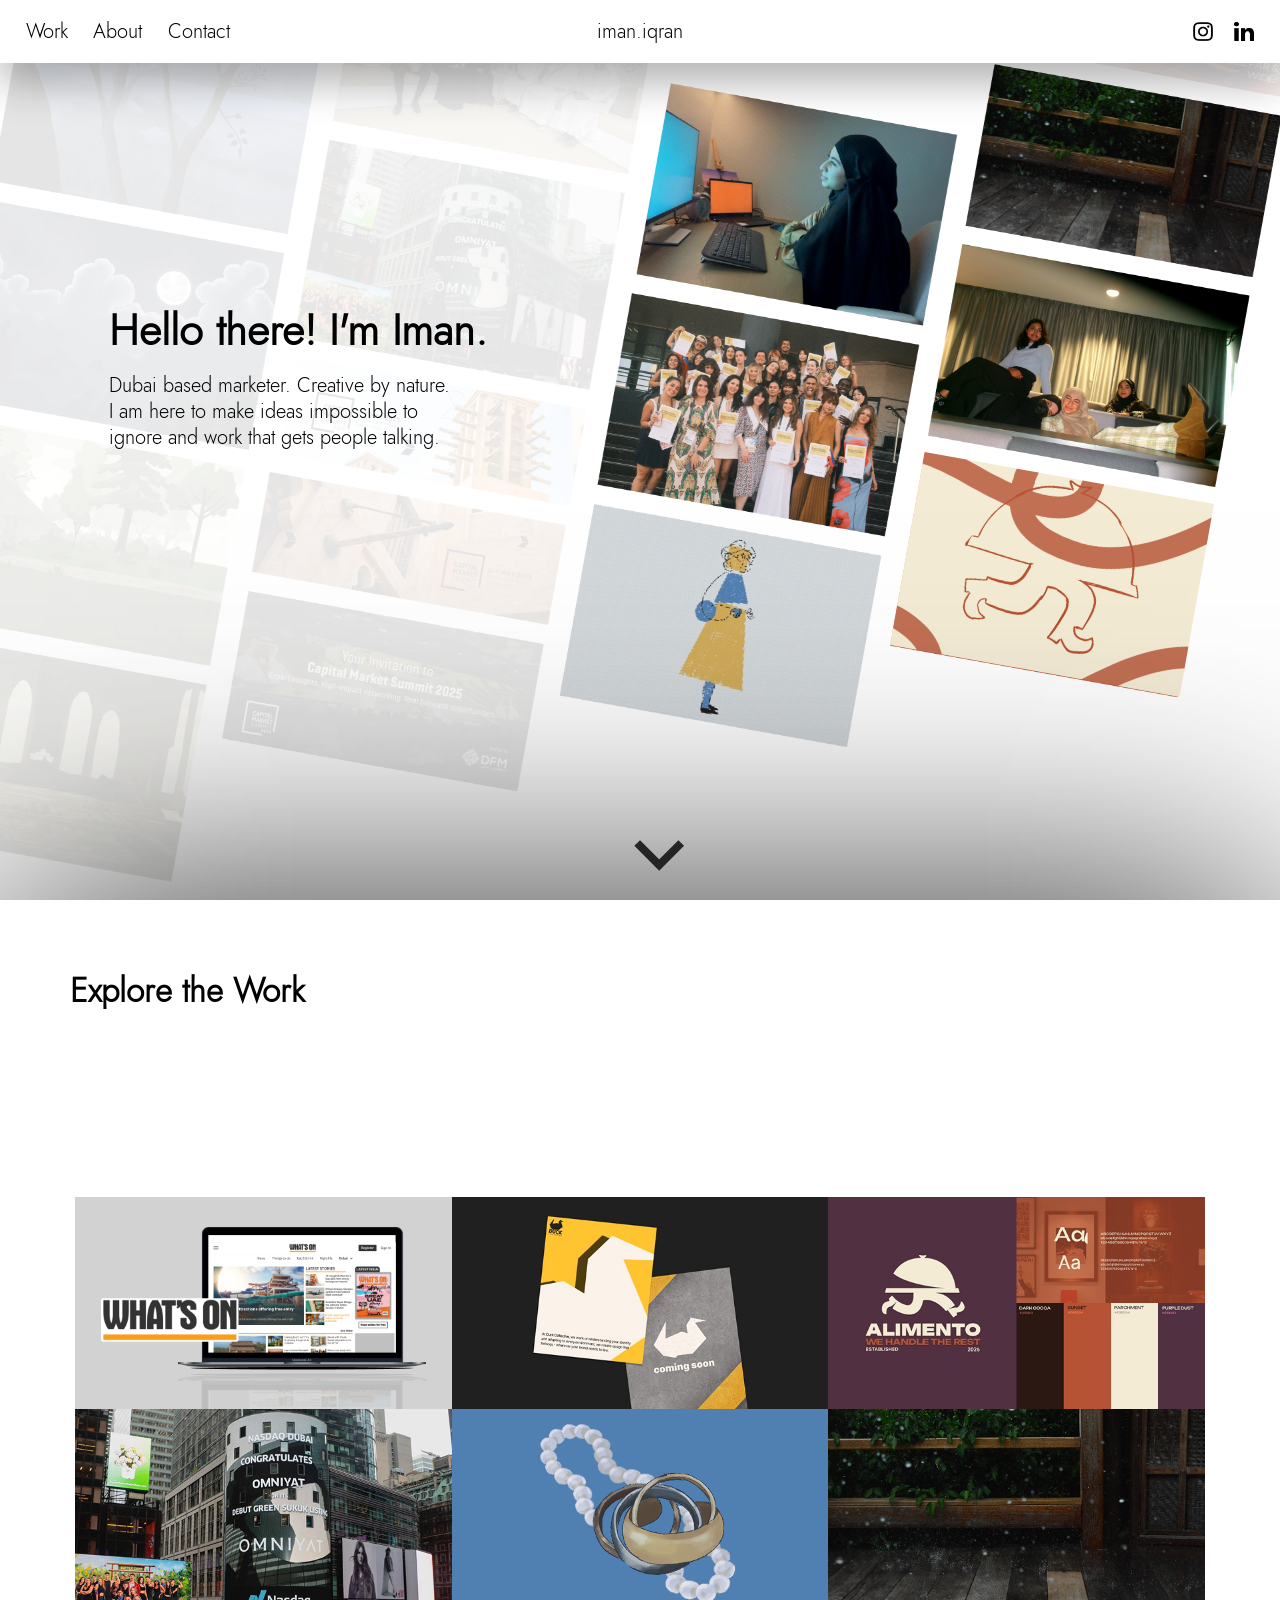
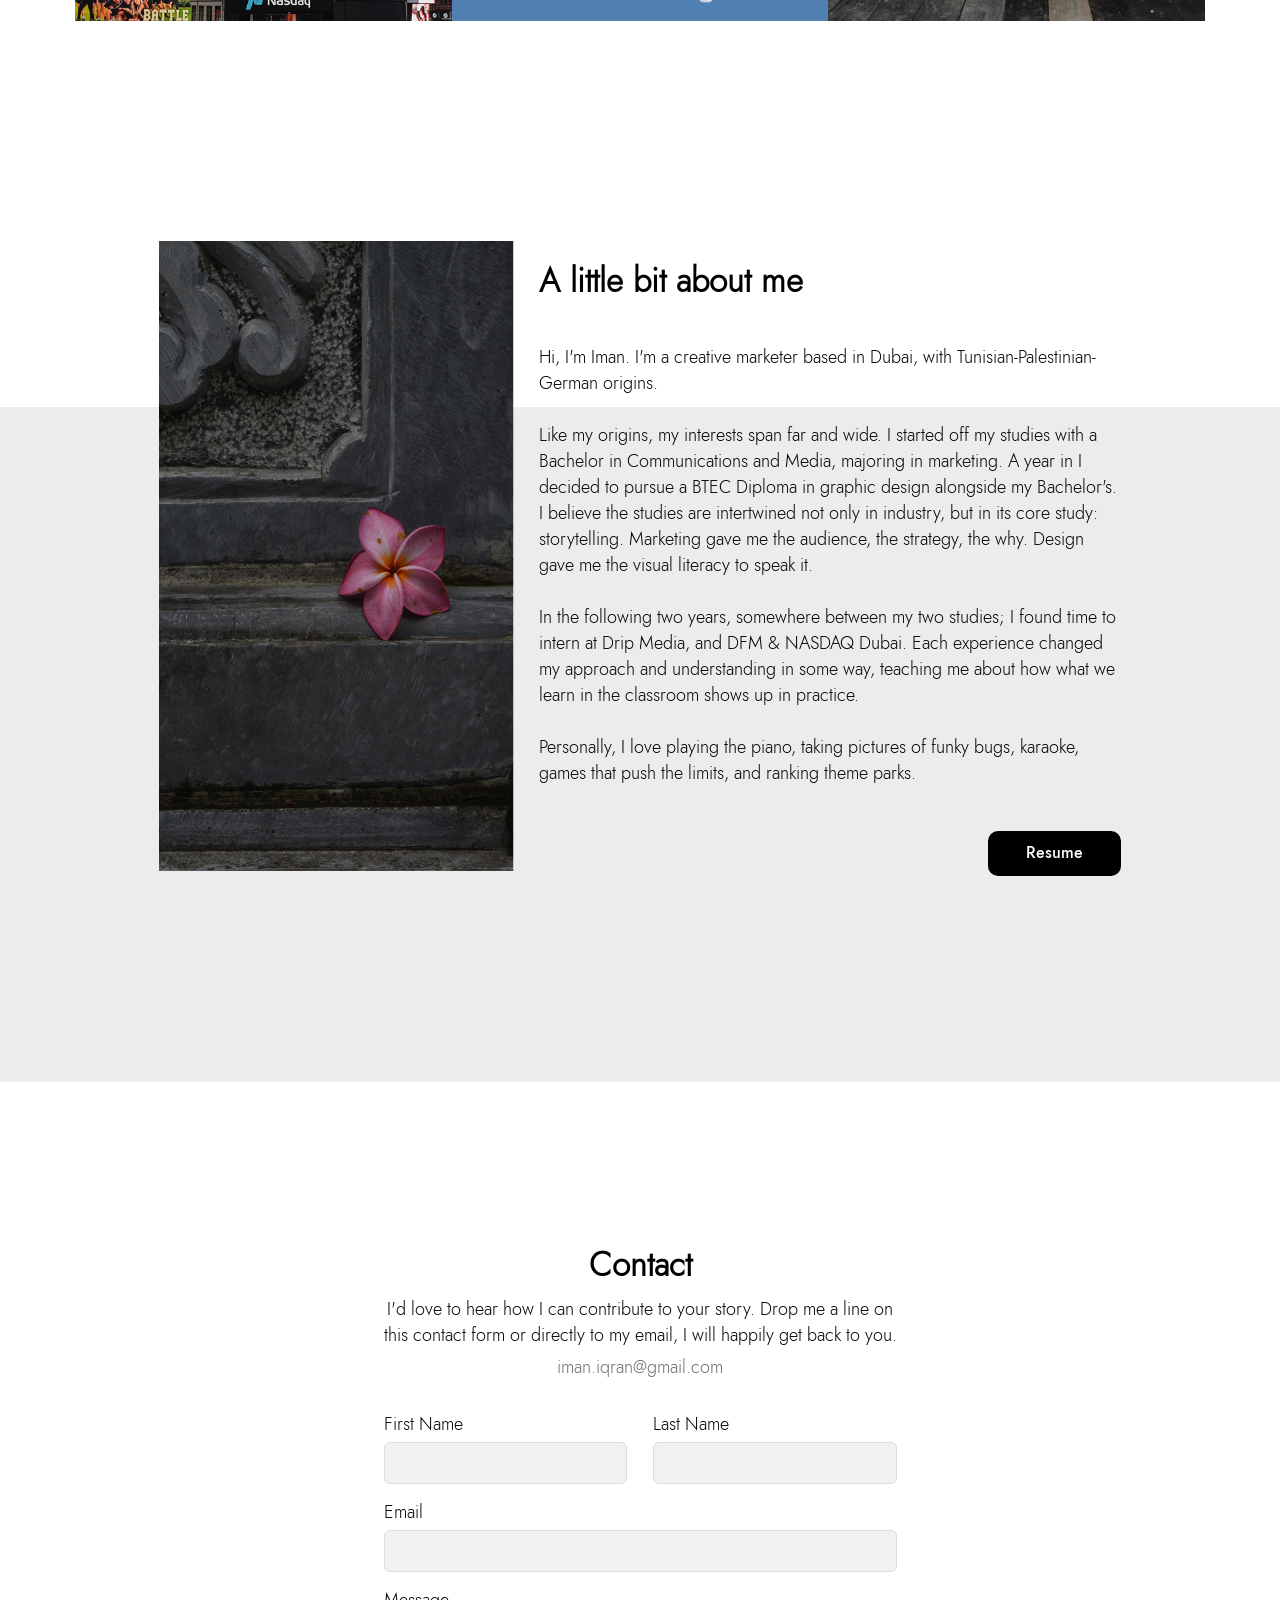
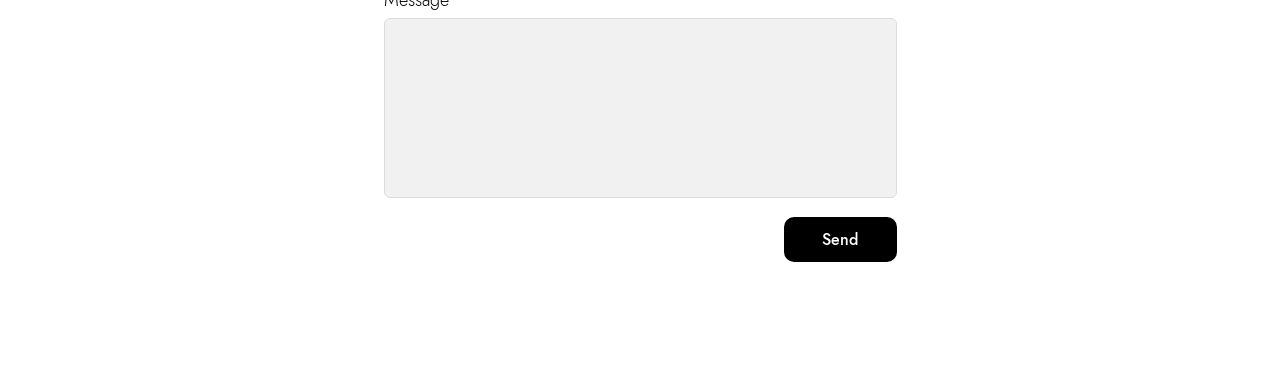
<file: index.html>
<!DOCTYPE html>
<html lang="en">
    <head>
        <title>
            Iman Abu Iqran
        </title>
        <meta charset="UTF-8">
        <meta name="viewport" content="width=device-width, initial-scale=1.0">
        <meta name="author" content="Iman Abu Iqran">
        <link rel="icon" type="image/png" href="assets/images/monogram.png">
        <link rel="apple-touch-icon" href="assets/images/monogram.png">
        <link rel="stylesheet" href="assets/styles/home.css">
        <link rel="stylesheet" href="assets/styles/default.css">
        <link rel="stylesheet" href="assets/styles/nav.css">
        <link rel="stylesheet" href="assets/styles/contact-fit.css">
    </head>
    <body>
        <nav>
            <div id="L">
                <h2><a href="#work">Work</a></h2>
                <h2><a href="#about">About</a></h2>
                <h2><a href="#contact">Contact</a></h2>
            </div>
            <h1>
                <a href="#buffer">iman.iqran</a>
            </h1>
            <div id="R">
                <a href="https://www.instagram.com/imanabuiqran" target="_blank"><img src="assets/images/instagram.png" alt="Instagram"></a>
                <a href="https://www.linkedin.com/in/iman-abu-iqran-71a47b2b5/" target="_blank"><img src="assets/images/linkedin.png" alt="LinkedIn"></a>
                <button id="nav-toggle" aria-label="Open menu" aria-expanded="false">
                    <span></span><span></span><span></span>
                </button>
            </div>
        </nav>
        <div id="mobile-overlay">
            <div id="mobile-links">
                <h2><a href="#work">Work</a></h2>
                <h2><a href="#about">About</a></h2>
                <h2><a href="#contact">Contact</a></h2>
            </div>
            <div id="mobile-social">
                <a href="https://www.instagram.com/imanabuiqran" target="_blank"><img src="assets/images/instagram.png" alt="Instagram"></a>
                <a href="https://www.linkedin.com/in/iman-abu-iqran-71a47b2b5/" target="_blank"><img src="assets/images/linkedin.png" alt="LinkedIn"></a>
            </div>
        </div>
        <div id="buffer"></div>
        <div id="banner-wrap">
            <div id="banner">
                <div id="banner-stage">
                    <img id="banner-img" src="assets/images/banner.png" alt="banner">
                    <video id="clip-one" class="banner-media" autoplay muted loop playsinline preload="metadata">
                        <source src="assets/videos/cropped-amnesia.mp4" type="video/mp4">
                    </video>
                    <video id="clip-two" class="banner-media" autoplay muted loop playsinline preload="metadata">
                        <source src="assets/videos/rhsa.mp4" type="video/mp4">
                    </video>
                    <img id="banner-gif" class="banner-media" src="assets/videos/walking-guy.gif" alt="">
                </div>
                    <div id="text">
                        <h1>
                            Hello there! I'm Iman.
                        </h1>
                        <p>
                            Dubai based marketer. Creative by nature.
                            I am here to make ideas impossible to
                            ignore and work that gets people talking.
                        </p>
                    </div>
                <div id="scroll-arrow">
                    <a href="#work">
                        <svg viewBox="0 0 24 24" width="200%" height="200%" fill="none" stroke="#353535" stroke-width="2.5" stroke-linecap="square" stroke-linejoin="square">
                            <polyline points="6 9 12 15 18 9"></polyline>
                        </svg>
                    </a>
                </div>
            </div>
        </div>
        <div id="work">
            <h1>
                Explore the Work
            </h1>
            <div id="project-grid">
                <a class="project-tile" href="What's-On/">
                    <img src="assets/images/whats_on_btn.png" alt="What's On Dubai">
                    <span class="tile-label">What's On</span>
                </a>
                <a class="project-tile" href="The-Duck-Collective/">
                    <img src="assets/images/duck_collective_btn.png" alt="The Duck Collective">
                    <span class="tile-label">The Duck Collective</span>
                </a>
                <a class="project-tile" href="Alimento/">
                    <img src="assets/images/alimento_btn.png" alt="Alimento">
                    <span class="tile-label">Alimento</span>
                </a>
                <a class="project-tile" href="DFM/">
                    <img src="assets/images/dfm_btn.png" alt="DFM">
                    <span class="tile-label">DFM</span>
                </a>
                <a class="project-tile" href="Tayeb/">
                    <img src="assets/images/taieb_btn.png" alt="Tayeb">
                    <span class="tile-label">Tayeb</span>
                </a>
                <a class="project-tile" href="More-Projects/">
                    <img src="assets/images/more_project_btn.png" alt="More Projects">
                    <span class="tile-label">More Projects</span>
                </a>
            </div>
        </div>
        <div id="about">
            <div id="sbs2">
                <img src="assets/images/flower.png" alt="Flower" id="flower">
                <div id="RS">
                    <h1>
                        A little bit about me
                    </h1>
                    <p id="RSP">
                        Hi, I'm Iman. I'm a creative marketer based in Dubai, with Tunisian-Palestinian-German origins.
                        <br><br>
                        Like my origins, my interests span far and wide. I started off my studies with a Bachelor in Communications and Media, majoring in marketing. A year in I decided to pursue a BTEC Diploma in graphic design alongside my Bachelor's. 
                        I believe the studies are intertwined not only in industry, but in its core study: storytelling. Marketing gave me the audience, the strategy, the why. Design gave me the visual literacy to speak it.
                        <br><br>
                        In the following two years, somewhere between my two studies; I found time to intern at Drip Media, and DFM & NASDAQ Dubai. Each experience changed my approach and understanding in some way, teaching me about how what we learn in the classroom shows up in practice.
                        <br><br>
                        Personally, I love playing the piano, taking pictures of funky bugs, karaoke, games that push the limits, and ranking theme parks.
                    </p>
                    <a href="CV.pdf" target="_blank" class="btn">
                        Resume
                    </a>
                </div>
            </div>
            <div id="white"></div>
        </div>
        <div id="contact">
            <center>
                <div id="lower">
                    <h1>
                        Contact
                    </h1>
                    <p>
                        I'd love to hear how I can contribute to your story. Drop me a line on<br>
                        this contact form or directly to my email, I will happily get back to you.
                    </p>
                    <p id="contact-email">
                        iman.iqran@gmail.com
                    </p>
                </div>
                <div id="contact-wrap">
                    <form id="contact-form" novalidate>
                        <div class="form-row">
                            <div class="field">
                                <label for="first-name">First Name</label>
                                <input type="text" id="first-name" name="firstName" autocomplete="given-name" required>
                                <span class="field-error"></span>
                            </div>
                            <div class="field">
                                <label for="last-name">Last Name</label>
                                <input type="text" id="last-name" name="lastName" autocomplete="family-name" required>
                                <span class="field-error"></span>
                            </div>
                        </div>
        
                        <div class="field full">
                            <label for="email">Email</label>
                            <input type="email" id="email" name="email" autocomplete="email" required>
                            <span class="field-error"></span>
                        </div>
        
                        <div class="field full">
                            <label for="message">Message</label>
                            <textarea id="message" name="message" rows="7" required></textarea>
                            <span class="field-error"></span>
                        </div>
        
                        <div id="form-footer">
                            <p id="form-status" role="status" aria-live="polite"></p>
                            <button type="submit" id="send-btn" class="btn">Send</button>
                        </div>
                    </form>
                </div>
            </center>
        </div>
        <script src="assets/scripts/contact.js"></script>
        <script src="assets/scripts/down.js"></script>
        <script src="assets/scripts/nav-toggle.js"></script>
    </body>
</html>
</file>
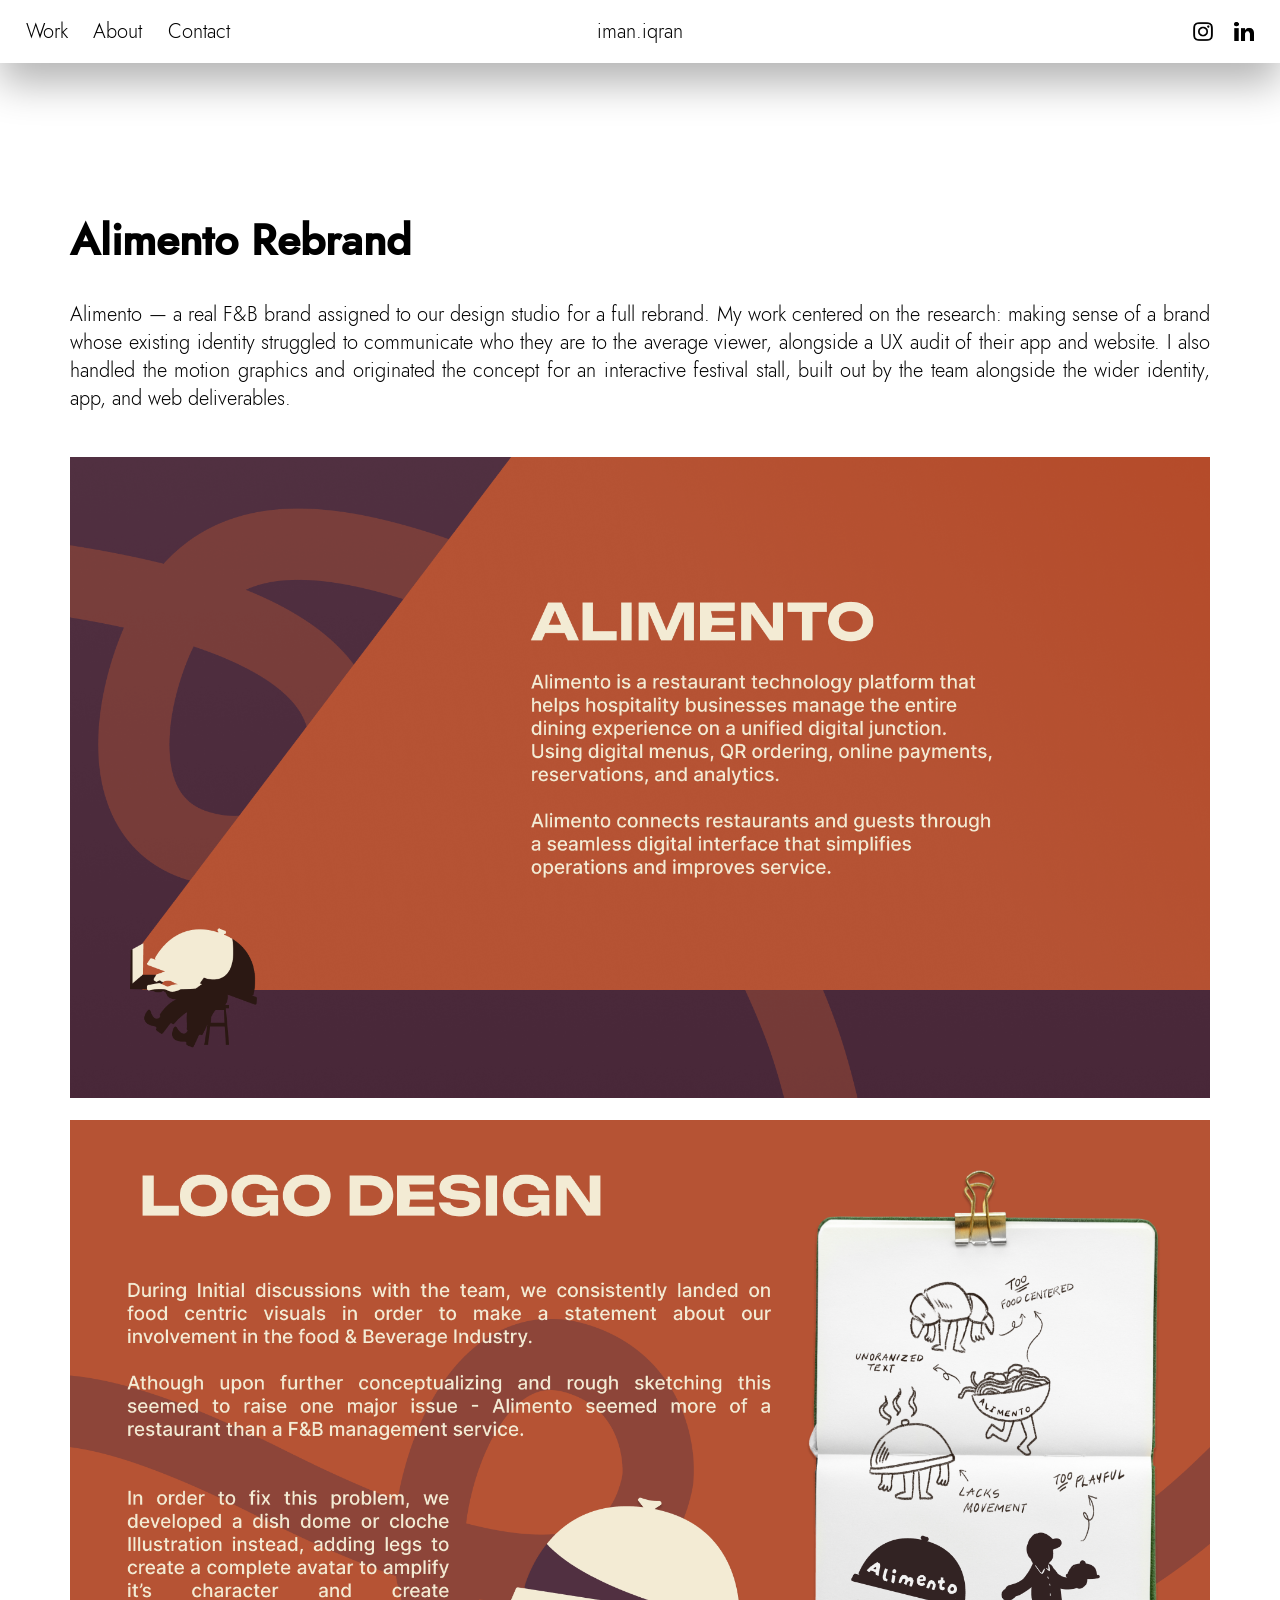
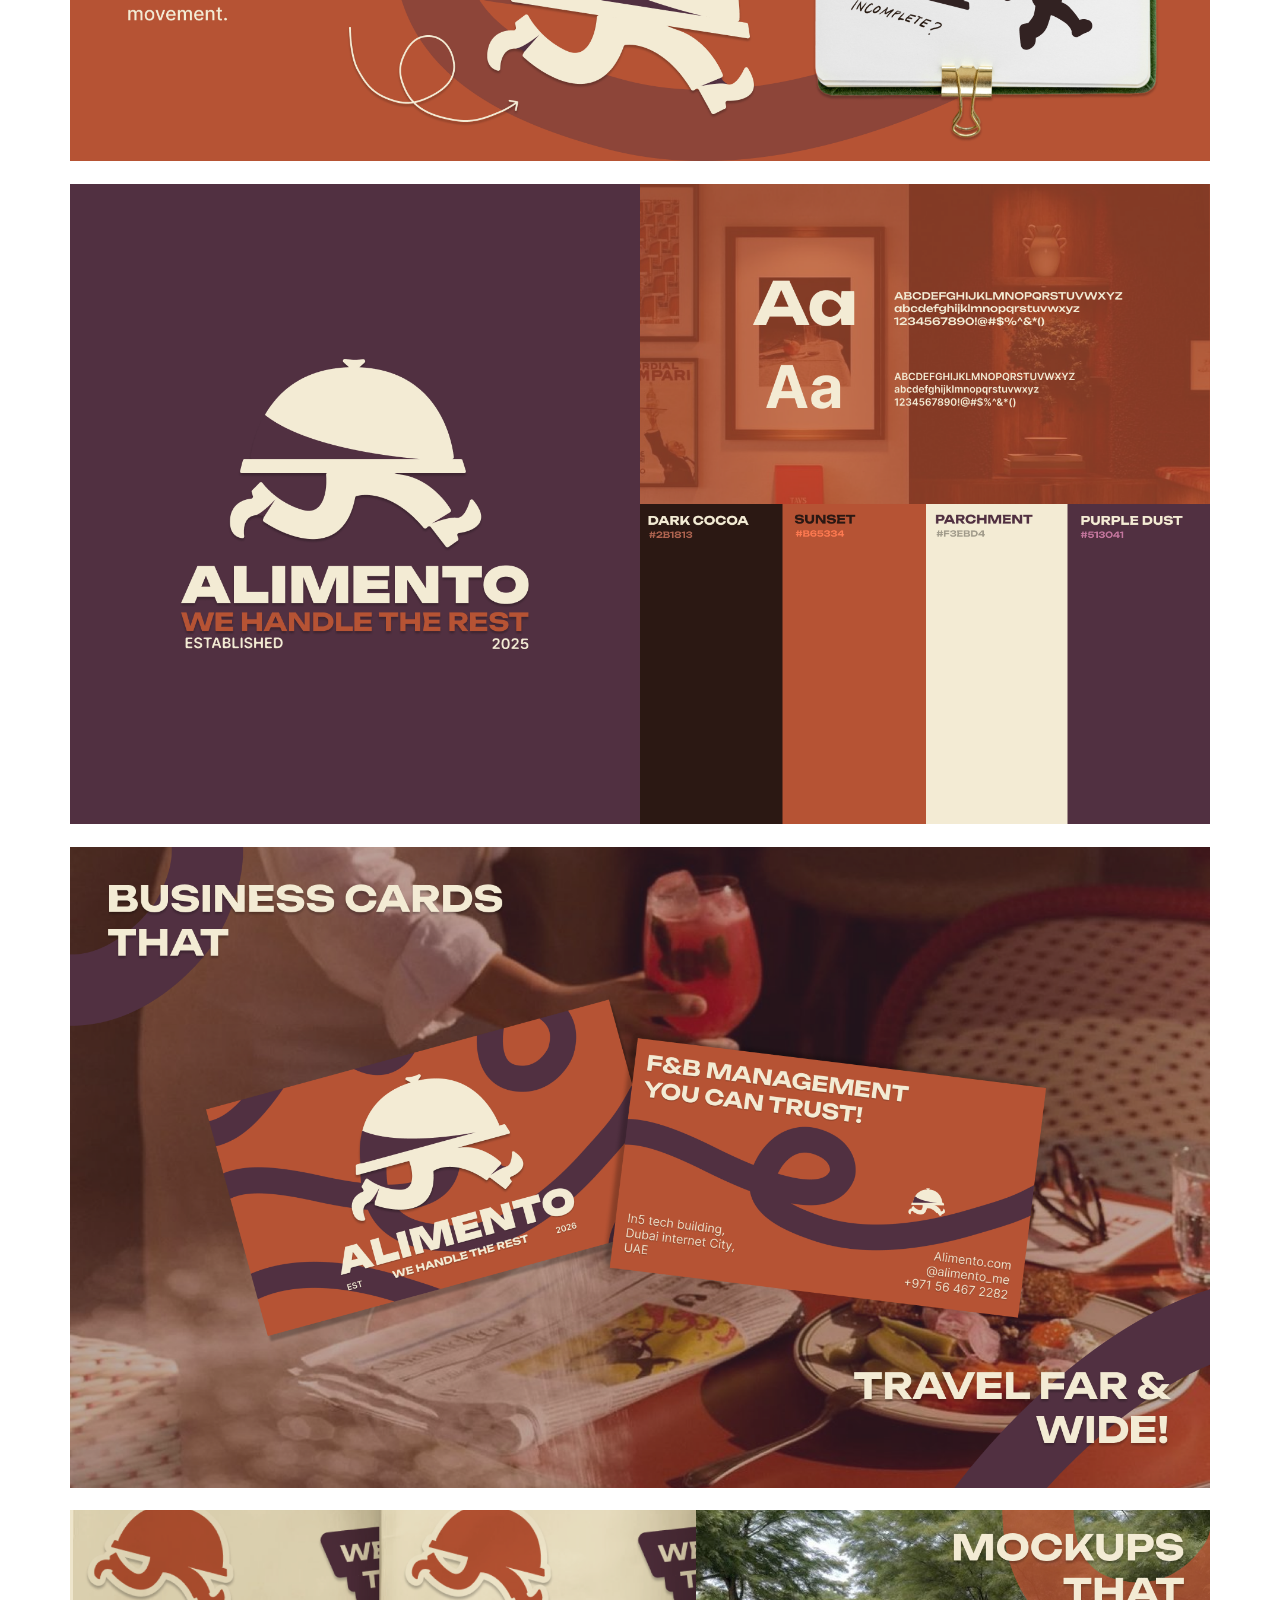
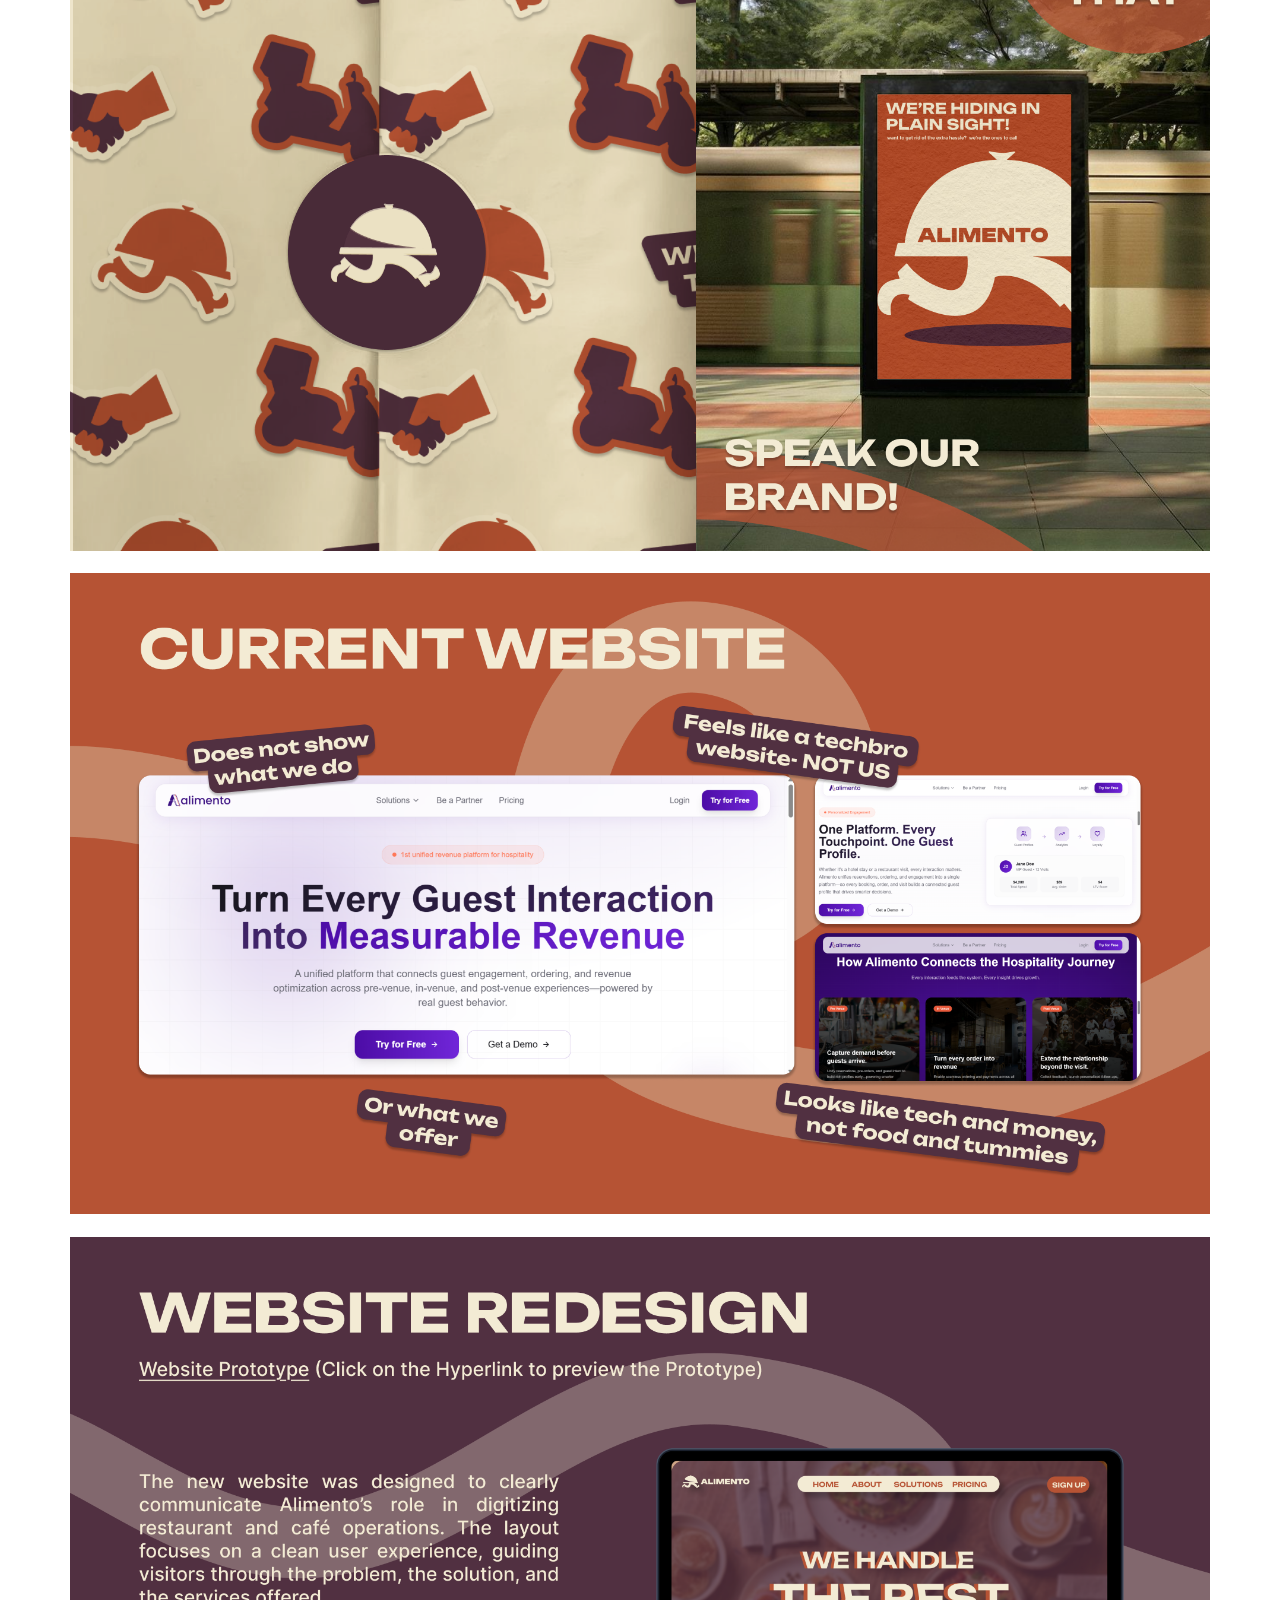
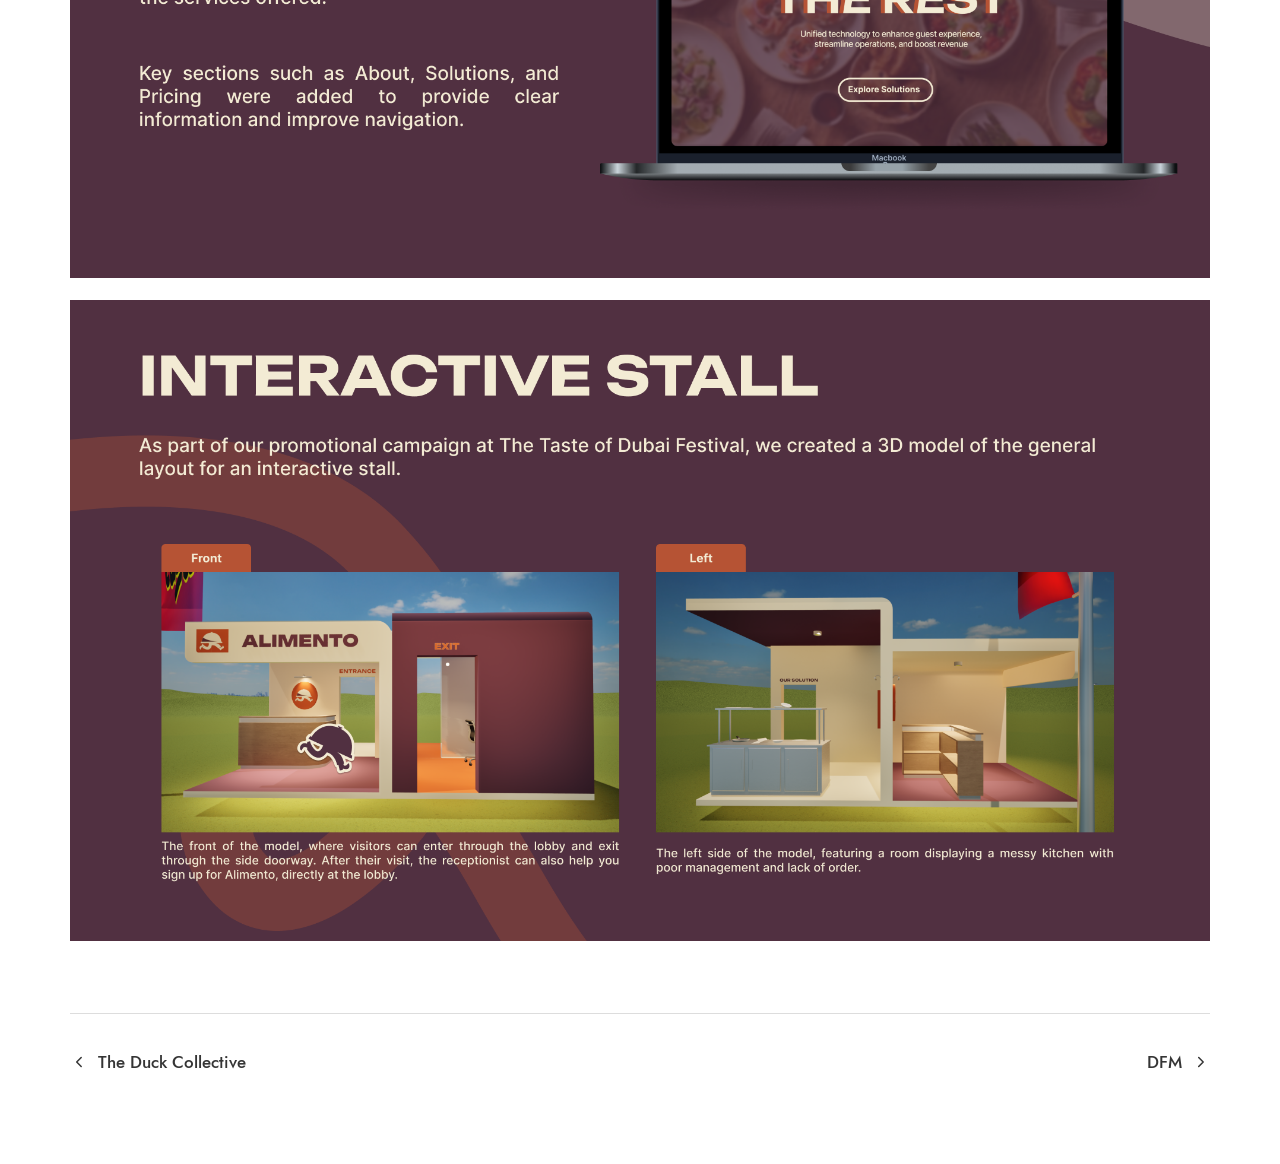
<file: Alimento/index.html>
<!DOCTYPE html>
<html lang="en">
    <head>
        <title>
            Alimento - Iman Abu Iqran
        </title>
        <meta charset="UTF-8">
        <meta name="viewport" content="width=device-width, initial-scale=1.0">
        <meta name="author" content="Iman Abu Iqran">
        <link rel="icon" type="image/png" href="../assets/images/monogram.png">
        <link rel="apple-touch-icon" href="../assets/images/monogram.png">
        <link rel="stylesheet" href="../assets/styles/nav.css">
        <link rel="stylesheet" href="../assets/styles/default.css">
        <link rel="stylesheet" href="../assets/styles/gen_work.css">
        <link rel="stylesheet" href="../assets/styles/ali.css">
    </head>
    <body>
        <nav>
            <div id="L">
                <h2><a href="../#work">Work</a></h2>
                <h2><a href="../#about">About</a></h2>
                <h2><a href="../#contact">Contact</a></h2>
            </div>
            <h1>
                <a href="../">iman.iqran</a>
            </h1>
            <div id="R">
                <a href="https://www.instagram.com/imanabuiqran" target="_blank"><img src="../assets/images/instagram.png" alt="Instagram"></a>
                <a href="https://www.linkedin.com/in/iman-abu-iqran-71a47b2b5/" target="_blank"><img src="../assets/images/linkedin.png" alt="LinkedIn"></a>
                <button id="nav-toggle" aria-label="Open menu" aria-expanded="false">
                    <span></span><span></span><span></span>
                </button>
            </div>
        </nav>
        <div id="mobile-overlay">
            <div id="mobile-links">
                <h2><a href="../#work">Work</a></h2>
                <h2><a href="../#about">About</a></h2>
                <h2><a href="../#contact">Contact</a></h2>
            </div>
            <div id="mobile-social">
                <a href="https://www.instagram.com/imanabuiqran" target="_blank"><img src="../assets/images/instagram.png" alt="Instagram"></a>
                <a href="https://www.linkedin.com/in/iman-abu-iqran-71a47b2b5/" target="_blank"><img src="../assets/images/linkedin.png" alt="LinkedIn"></a>
            </div>
        </div>
        <div id="main">
            <h1>
                Alimento Rebrand
            </h1>
            <p>
                Alimento — a real F&B brand assigned to our design studio for a full rebrand. My work centered on the research: making sense of a brand whose existing identity struggled to communicate who they are to the average viewer, alongside a UX audit of their app and website. I also handled the motion graphics and originated the concept for an interactive festival stall, built out by the team alongside the wider identity, app, and web deliverables.
            </p>
            <div id="list">
                <img src="../assets/images/alimento-frames/F1.png" alt="Alimento Summary">
                <img src="../assets/images/alimento-frames/F2.png" alt="Logo Design">
                <img src="../assets/images/alimento-frames/F3.png" alt="Slogan">
                <img src="../assets/images/alimento-frames/F4.png" alt="Business Cards">
                <img src="../assets/images/alimento-frames/F5.png" alt="Mockups">
                <img src="../assets/images/alimento-frames/F6.png" alt="Current Website">
                <img src="../assets/images/alimento-frames/F7.png" alt="Website Redesign">
                <img src="../assets/images/alimento-frames/F8.png" alt="Interactive Stall">
            </div>
            <div id="page-nav">
                <a href="../The-Duck-Collective/" class="nav-prev">
                    <svg viewBox="0 0 24 24"><polyline points="15 6 9 12 15 18"></polyline></svg>
                    The Duck Collective
                </a>
                <a href="../DFM/" class="nav-next">
                    DFM
                    <svg viewBox="0 0 24 24"><polyline points="9 6 15 12 9 18"></polyline></svg>
                </a>
            </div>
        </div>
        <script src="../assets/scripts/nav-toggle.js"></script>
    </body>
</html>
</file>
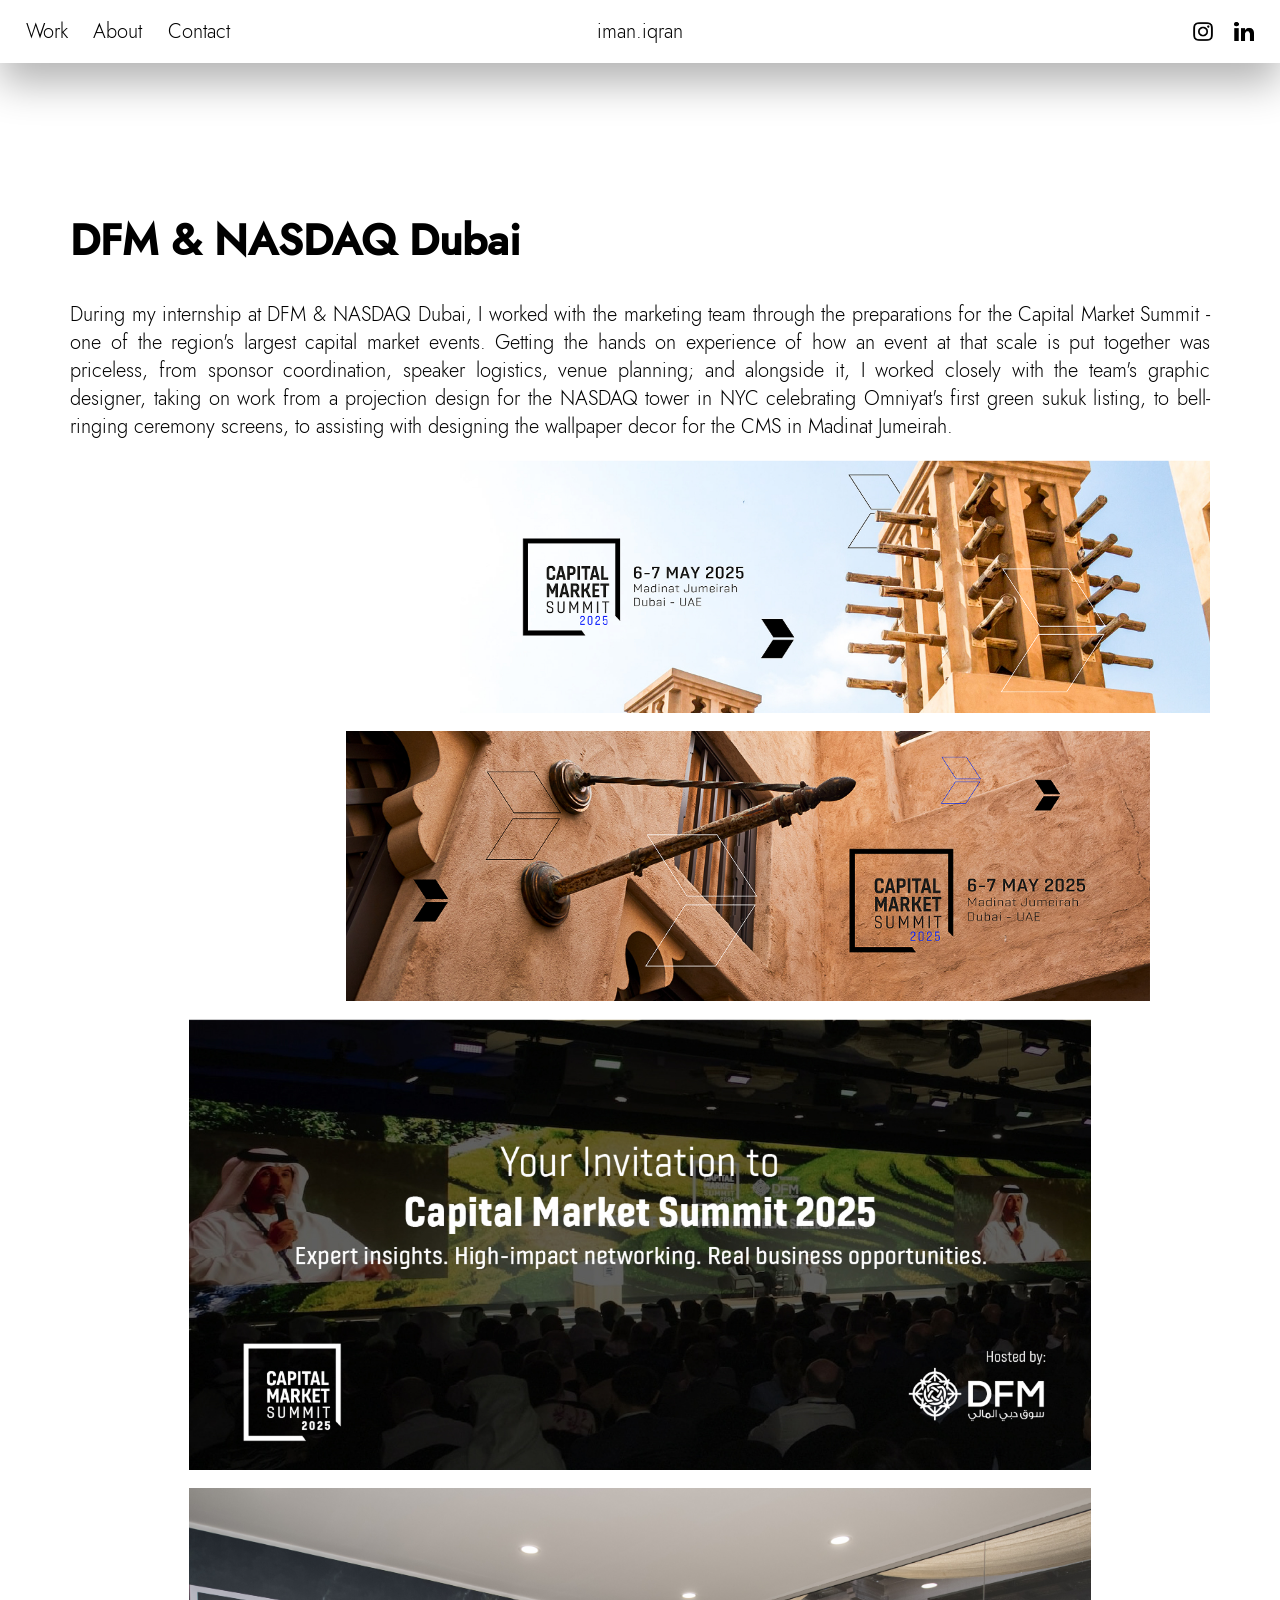
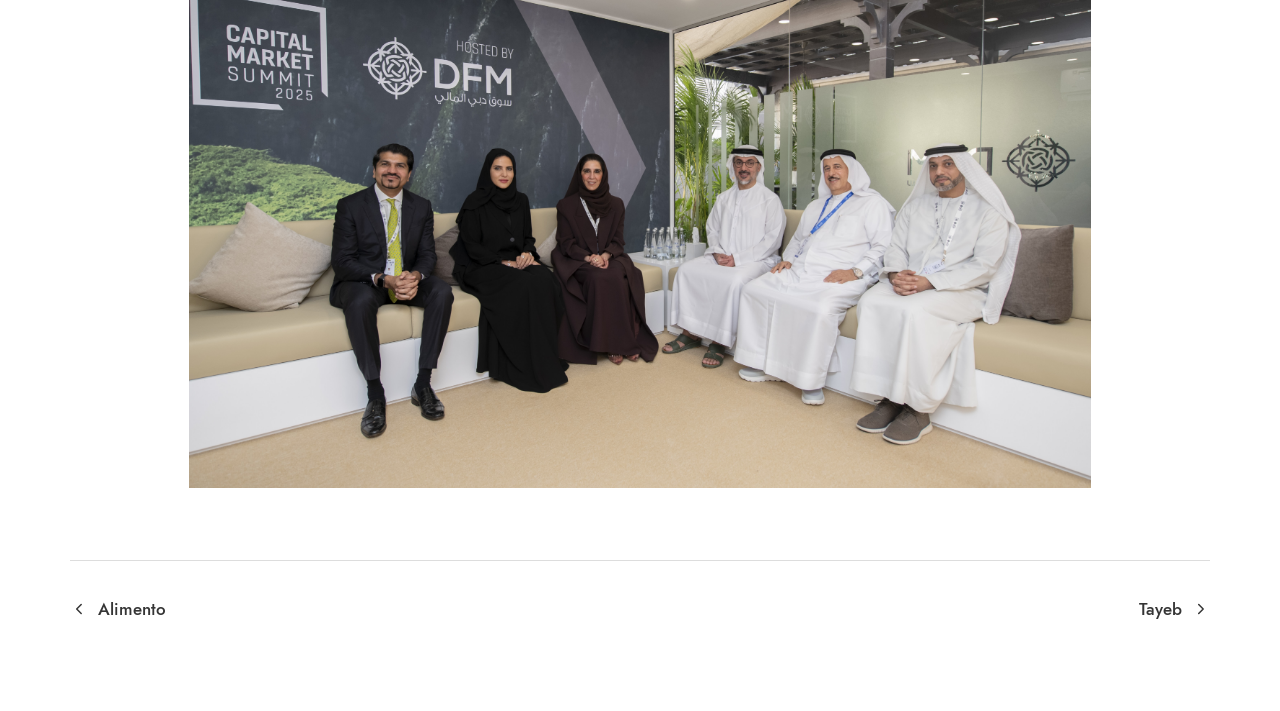
<file: DFM/index.html>
<!DOCTYPE html>
<html lang="en">
    <head>
        <title>
            DFM & NASDAQ Dubai- Iman Abu Iqran
        </title>
        <meta charset="UTF-8">
        <meta name="viewport" content="width=device-width, initial-scale=1.0">
        <meta name="author" content="Iman Abu Iqran">
        <link rel="icon" type="image/png" href="../assets/images/monogram.png">
        <link rel="apple-touch-icon" href="../assets/images/monogram.png">
        <link rel="stylesheet" href="../assets/styles/nav.css">
        <link rel="stylesheet" href="../assets/styles/default.css">
        <link rel="stylesheet" href="../assets/styles/gen_work.css">
        <link rel="stylesheet" href="../assets/styles/dfm.css">
    </head>
    <body>
        <nav>
            <div id="L">
                <h2><a href="../#work">Work</a></h2>
                <h2><a href="../#about">About</a></h2>
                <h2><a href="../#contact">Contact</a></h2>
            </div>
            <h1>
                <a href="../">iman.iqran</a>
            </h1>
            <div id="R">
                <a href="https://www.instagram.com/imanabuiqran" target="_blank"><img src="../assets/images/instagram.png" alt="Instagram"></a>
                <a href="https://www.linkedin.com/in/iman-abu-iqran-71a47b2b5/" target="_blank"><img src="../assets/images/linkedin.png" alt="LinkedIn"></a>
                <button id="nav-toggle" aria-label="Open menu" aria-expanded="false">
                    <span></span><span></span><span></span>
                </button>
            </div>
        </nav>
        <div id="mobile-overlay">
            <div id="mobile-links">
                <h2><a href="../#work">Work</a></h2>
                <h2><a href="../#about">About</a></h2>
                <h2><a href="../#contact">Contact</a></h2>
            </div>
            <div id="mobile-social">
                <a href="https://www.instagram.com/imanabuiqran" target="_blank"><img src="../assets/images/instagram.png" alt="Instagram"></a>
                <a href="https://www.linkedin.com/in/iman-abu-iqran-71a47b2b5/" target="_blank"><img src="../assets/images/linkedin.png" alt="LinkedIn"></a>
            </div>
        </div>
        <div id="main">
            <h1>
                DFM & NASDAQ Dubai
            </h1>
            <p>
                During my internship at DFM & NASDAQ Dubai, I worked with the marketing team through the preparations for the Capital Market Summit - one of the region's largest capital market events. Getting the hands on experience of how an event at that scale is put together was priceless, from sponsor coordination, speaker logistics, venue planning; and alongside it, I worked closely with the team's graphic designer, taking on work from a projection design for the NASDAQ tower in NYC celebrating Omniyat's first green sukuk listing, to bell-ringing ceremony screens, to assisting with designing the wallpaper decor for the CMS in Madinat Jumeirah.
            </p>
            <img id="B1" src="../assets/images/DFM/B1.png" alt="Banner 1">
            <img id="B2" src="../assets/images/DFM/B2.png" alt="Banner 2">
            <center>
                <img src="../assets/images/DFM/B3.png" alt="Banner 3">
                <img src="../assets/images/DFM/B4.jpg" alt="Banner 4">
            </center>
            <div id="page-nav">
                <a href="../Alimento/" class="nav-prev">
                    <svg viewBox="0 0 24 24"><polyline points="15 6 9 12 15 18"></polyline></svg>
                    Alimento
                </a>
                <a href="../Tayeb/" class="nav-next">
                    Tayeb
                    <svg viewBox="0 0 24 24"><polyline points="9 6 15 12 9 18"></polyline></svg>
                </a>
            </div>
        </div>
        <script src="../assets/scripts/nav-toggle.js"></script>
    </body>
</html>
</file>
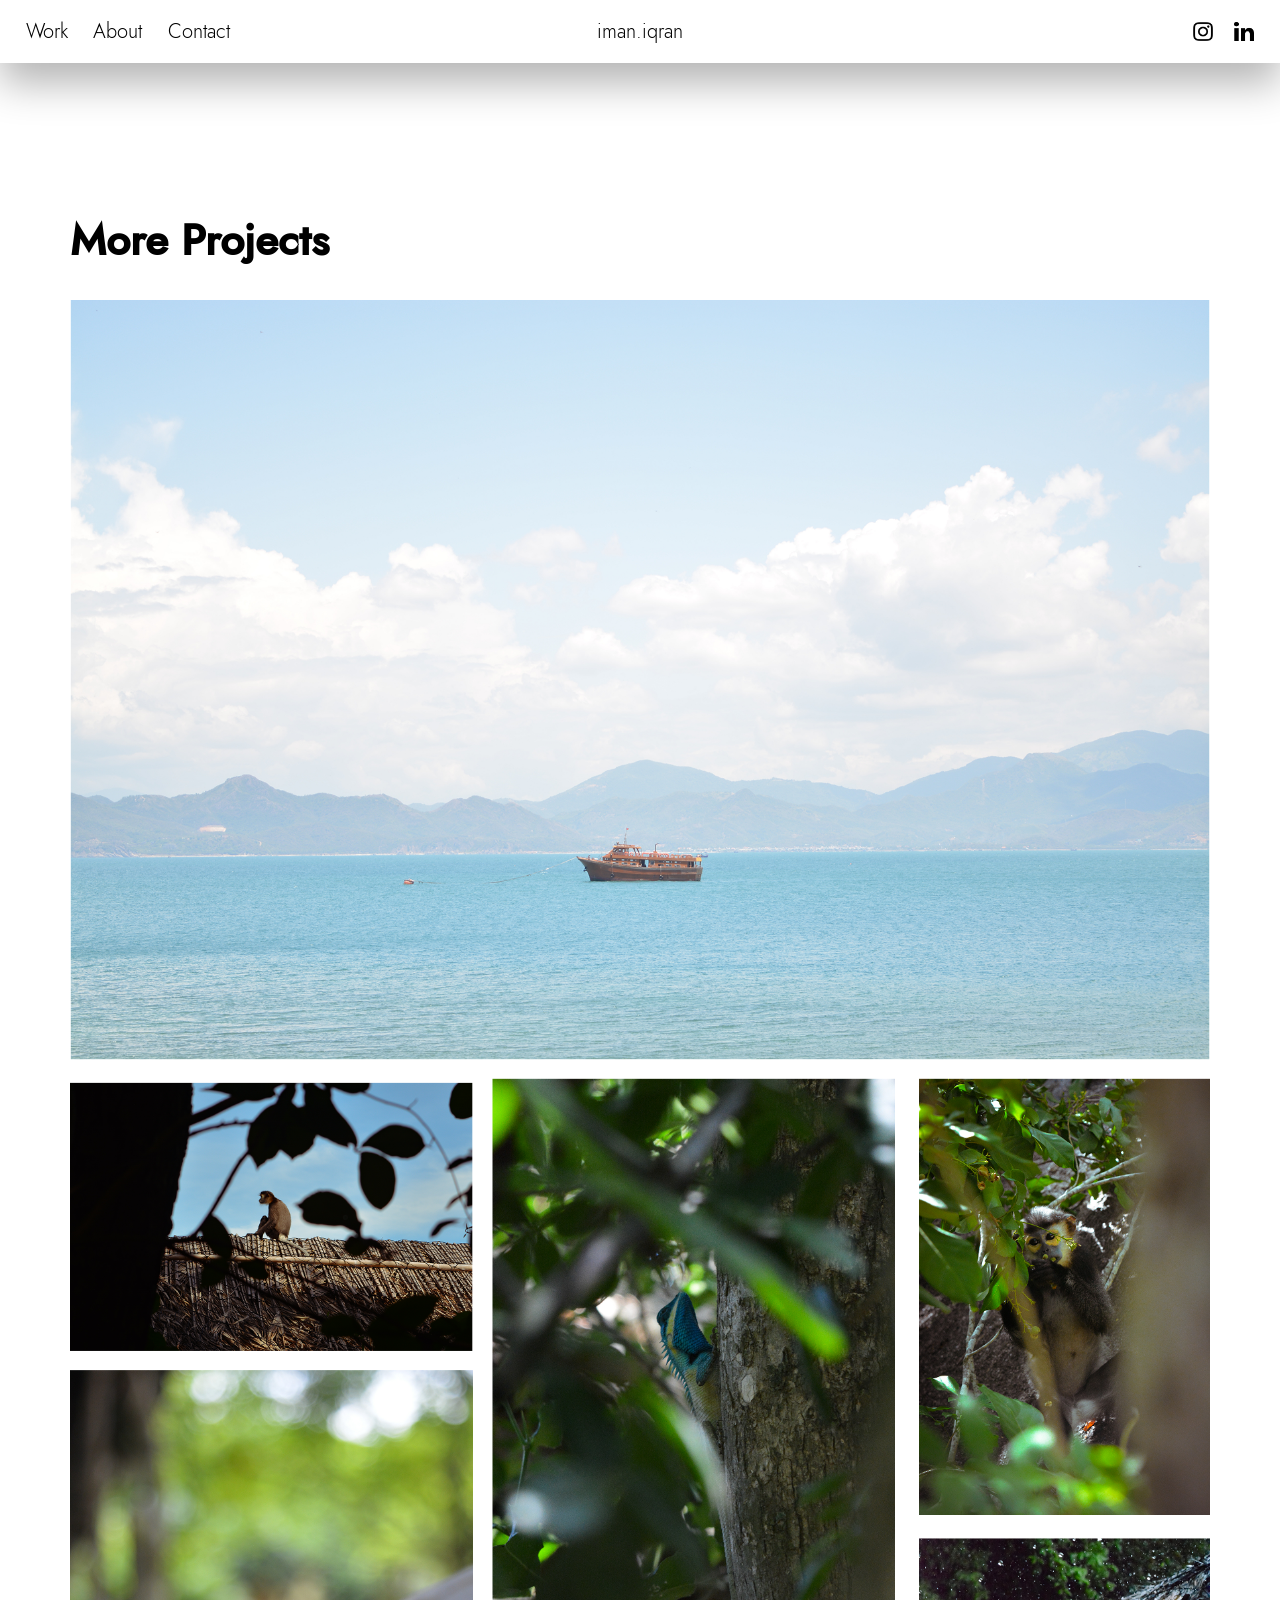
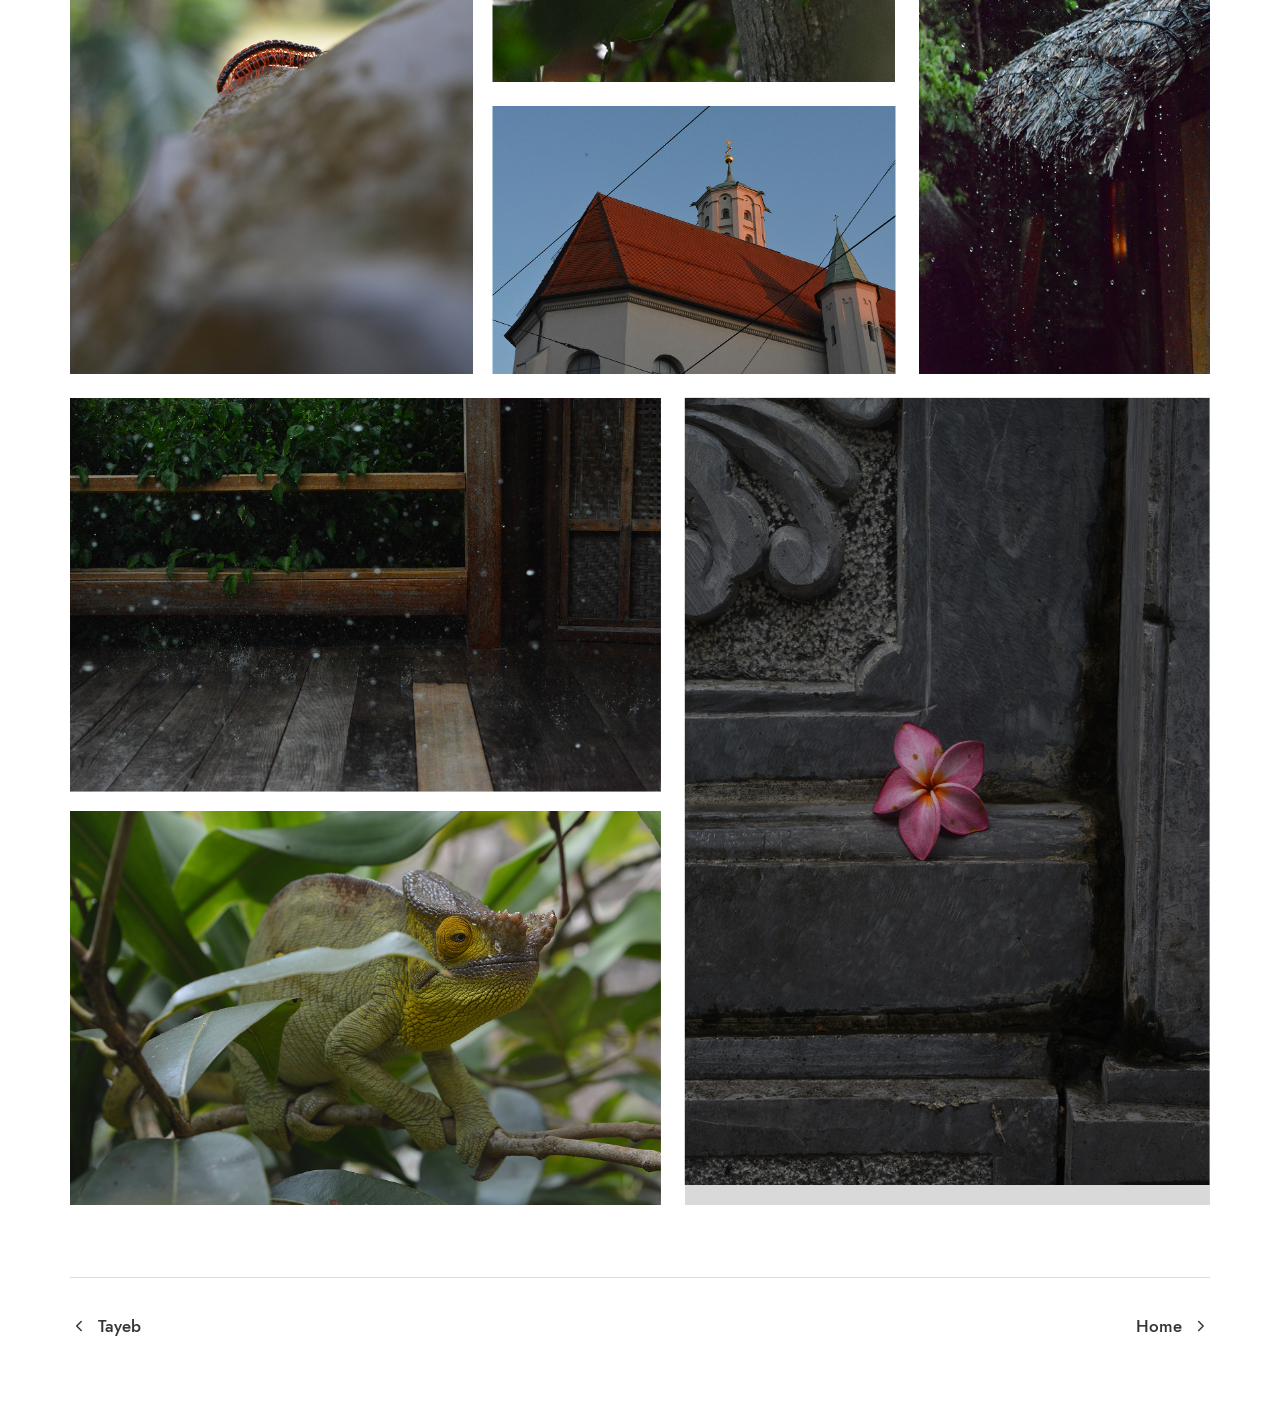
<file: More-Projects/index.html>
<!DOCTYPE html>
<html lang="en">
    <head>
        <title>
            More Projects - Iman Abu Iqran
        </title>
        <meta charset="UTF-8">
        <meta name="viewport" content="width=device-width, initial-scale=1.0">
        <meta name="author" content="Iman Abu Iqran">
        <link rel="icon" type="image/png" href="../assets/images/monogram.png">
        <link rel="apple-touch-icon" href="../assets/images/monogram.png">
        <link rel="stylesheet" href="../assets/styles/nav.css">
        <link rel="stylesheet" href="../assets/styles/default.css">
        <link rel="stylesheet" href="../assets/styles/gen_work.css">
    </head>
    <body>
        <nav>
            <div id="L">
                <h2><a href="../#work">Work</a></h2>
                <h2><a href="../#about">About</a></h2>
                <h2><a href="../#contact">Contact</a></h2>
            </div>
            <h1>
                <a href="../">iman.iqran</a>
            </h1>
            <div id="R">
                <a href="https://www.instagram.com/imanabuiqran" target="_blank"><img src="../assets/images/instagram.png" alt="Instagram"></a>
                <a href="https://www.linkedin.com/in/iman-abu-iqran-71a47b2b5/" target="_blank"><img src="../assets/images/linkedin.png" alt="LinkedIn"></a>
                <button id="nav-toggle" aria-label="Open menu" aria-expanded="false">
                    <span></span><span></span><span></span>
                </button>
            </div>
        </nav>
        <div id="mobile-overlay">
            <div id="mobile-links">
                <h2><a href="../#work">Work</a></h2>
                <h2><a href="../#about">About</a></h2>
                <h2><a href="../#contact">Contact</a></h2>
            </div>
            <div id="mobile-social">
                <a href="https://www.instagram.com/imanabuiqran" target="_blank"><img src="../assets/images/instagram.png" alt="Instagram"></a>
                <a href="https://www.linkedin.com/in/iman-abu-iqran-71a47b2b5/" target="_blank"><img src="../assets/images/linkedin.png" alt="LinkedIn"></a>
            </div>
        </div>
        <div id="main">
            <h1>
                More Projects
            </h1>
            <img src="../assets/images/More Projects.png" alt="More Projects" id="MPI">
            <div id="page-nav">
                <a href="../Tayeb/" class="nav-prev">
                    <svg viewBox="0 0 24 24"><polyline points="15 6 9 12 15 18"></polyline></svg>
                    Tayeb
                </a>
                <a href="../" class="nav-next">
                    Home
                    <svg viewBox="0 0 24 24"><polyline points="9 6 15 12 9 18"></polyline></svg>
                </a>
            </div>
        </div>
        <script src="../assets/scripts/nav-toggle.js"></script>
    </body>
</html>
</file>
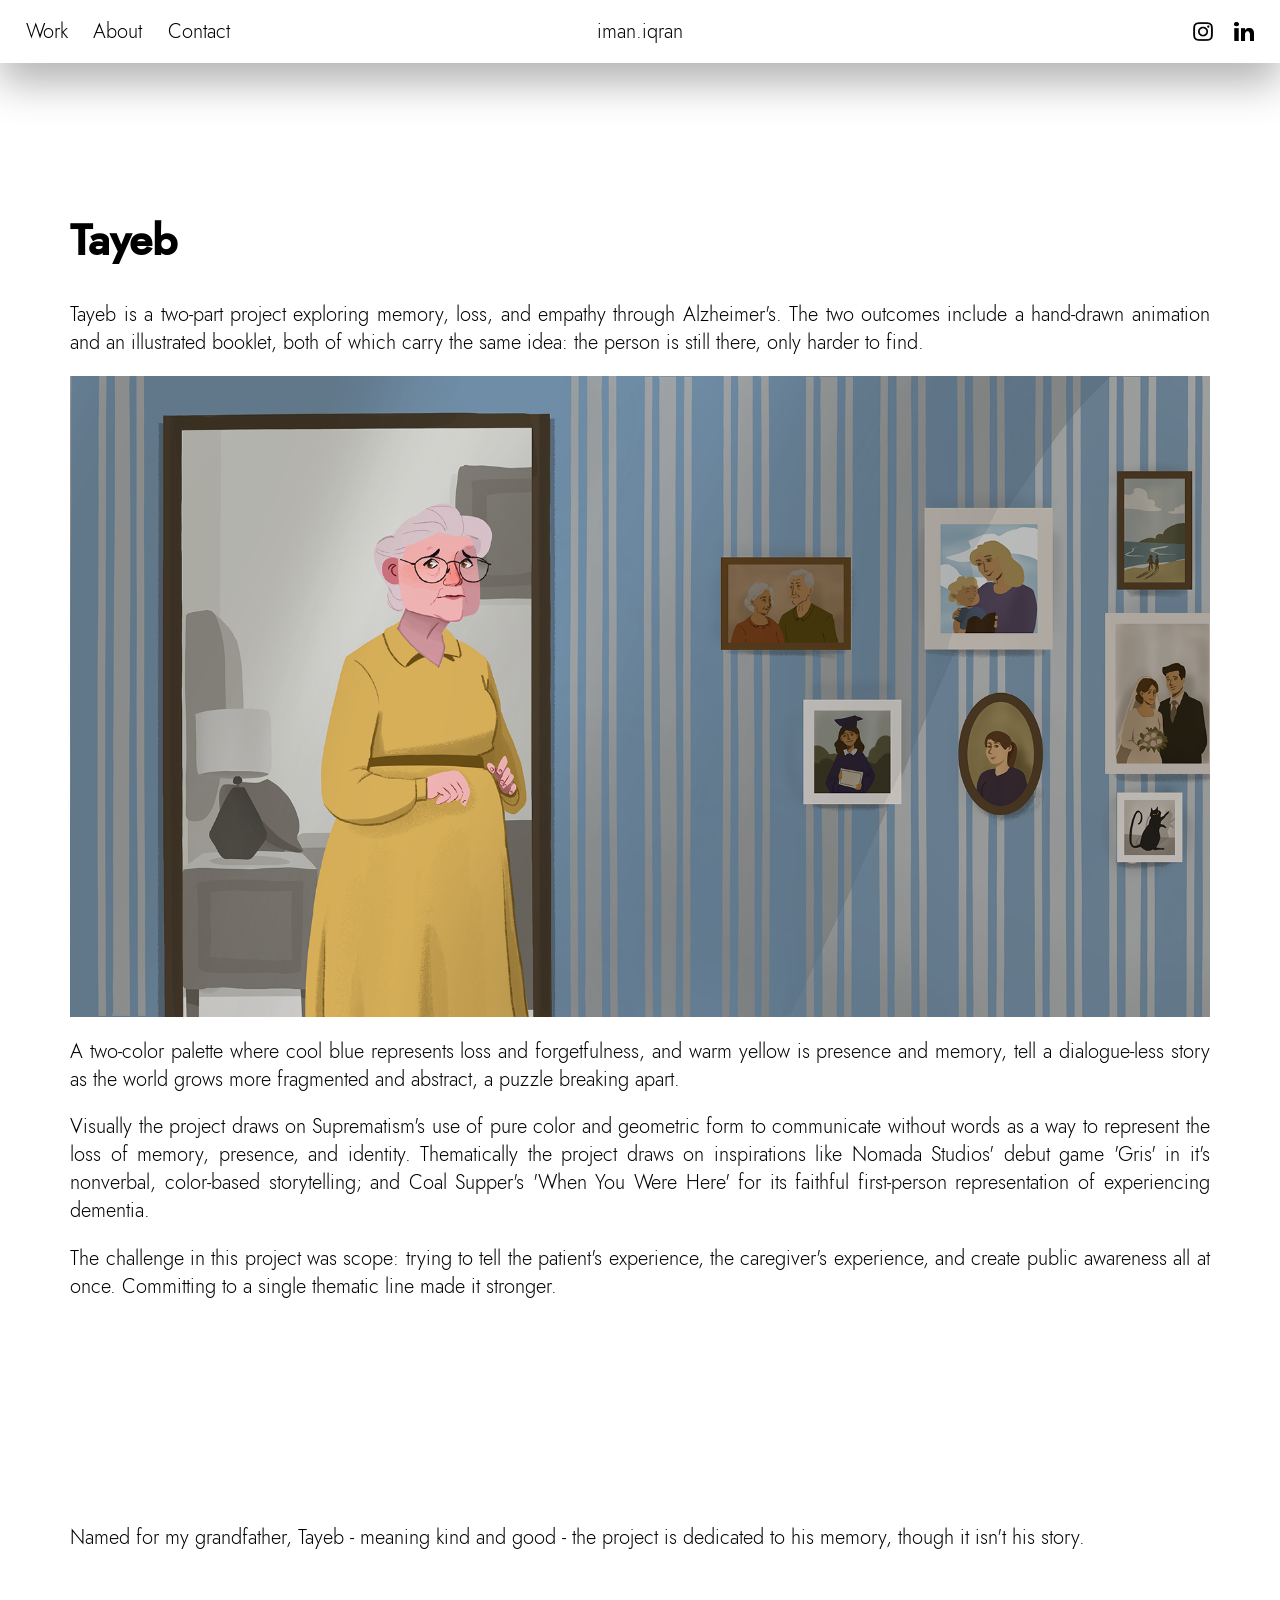
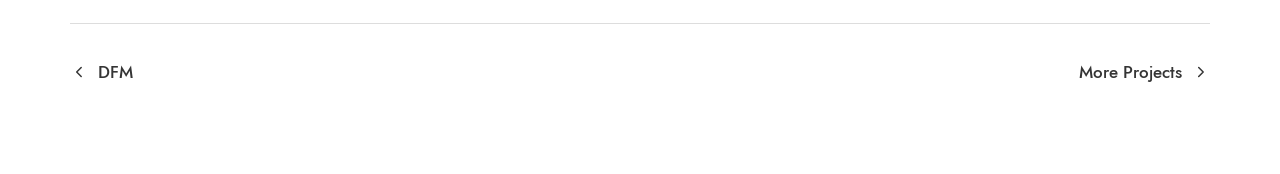
<file: Tayeb/index.html>
<!DOCTYPE html>
<html lang="en">
    <head>
        <title>
            Tayeb - Iman Abu Iqran
        </title>
        <meta charset="UTF-8">
        <meta name="viewport" content="width=device-width, initial-scale=1.0">
        <meta name="author" content="Iman Abu Iqran">
        <link rel="icon" type="image/png" href="../assets/images/monogram.png">
        <link rel="apple-touch-icon" href="../assets/images/monogram.png">
        <link rel="stylesheet" href="../assets/styles/nav.css">
        <link rel="stylesheet" href="../assets/styles/default.css">
        <link rel="stylesheet" href="../assets/styles/gen_work.css">
        <link rel="stylesheet" href="../assets/styles/t.css">
    </head>
    <body>
        <nav>
            <div id="L">
                <h2><a href="../#work">Work</a></h2>
                <h2><a href="../#about">About</a></h2>
                <h2><a href="../#contact">Contact</a></h2>
            </div>
            <h1>
                <a href="../">iman.iqran</a>
            </h1>
            <div id="R">
                <a href="https://www.instagram.com/imanabuiqran" target="_blank"><img src="../assets/images/instagram.png" alt="Instagram"></a>
                <a href="https://www.linkedin.com/in/iman-abu-iqran-71a47b2b5/" target="_blank"><img src="../assets/images/linkedin.png" alt="LinkedIn"></a>
                <button id="nav-toggle" aria-label="Open menu" aria-expanded="false">
                    <span></span><span></span><span></span>
                </button>
            </div>
        </nav>
        <div id="mobile-overlay">
            <div id="mobile-links">
                <h2><a href="../#work">Work</a></h2>
                <h2><a href="../#about">About</a></h2>
                <h2><a href="../#contact">Contact</a></h2>
            </div>
            <div id="mobile-social">
                <a href="https://www.instagram.com/imanabuiqran" target="_blank"><img src="../assets/images/instagram.png" alt="Instagram"></a>
                <a href="https://www.linkedin.com/in/iman-abu-iqran-71a47b2b5/" target="_blank"><img src="../assets/images/linkedin.png" alt="LinkedIn"></a>
            </div>
        </div>
        <div id="main">
            <h1>
                Tayeb
            </h1>
            <p>
                Tayeb is a two-part project exploring memory, loss, and empathy through Alzheimer's. The two outcomes include a hand-drawn animation and an illustrated booklet, both of which carry the same idea: the person is still there, only harder to find.
            </p>
            <img src="../assets/images/t-banner.png" alt="Tayeb Banner">
            <p>
                A two-color palette where cool blue represents loss and forgetfulness, and warm yellow is presence and memory, tell a dialogue-less story as the world grows more fragmented and abstract, a puzzle breaking apart. 
            </p>
            <p>
                Visually the project draws on Suprematism's use of pure color and geometric form to communicate without words as a way to represent the loss of memory, presence, and identity. Thematically the project draws on inspirations like Nomada Studios' debut game 'Gris' in it's nonverbal, color-based storytelling; and Coal Supper's 'When You Were Here' for its faithful first-person representation of experiencing dementia. 
            </p>
            <p>
                The challenge in this project was scope: trying to tell the patient's experience, the caregiver's experience, and create public awareness all at once. Committing to a single thematic line made it stronger.
            </p>
            <div id="vids">
                <video autoplay muted loop playsinline preload="metadata">
                    <source src="../assets/videos/t1.mp4" type="video/mp4">
                </video>
                <video autoplay muted loop playsinline preload="metadata" id="V2">
                    <source src="../assets/videos/t2.mp4" type="video/mp4">
                </video>
                <video autoplay muted loop playsinline preload="metadata" id="V3">
                    <source src="../assets/videos/t3.mp4" type="video/mp4">
                </video>
            </div>
            <p>
                Named for my grandfather, Tayeb - meaning kind and good - the project is dedicated to his memory, though it isn't his story.
            </p>
            <div id="page-nav">
                <a href="../DFM/" class="nav-prev">
                    <svg viewBox="0 0 24 24"><polyline points="15 6 9 12 15 18"></polyline></svg>
                    DFM
                </a>
                <a href="../More-Projects/" class="nav-next">
                    More Projects
                    <svg viewBox="0 0 24 24"><polyline points="9 6 15 12 9 18"></polyline></svg>
                </a>
            </div>
        </div>
        <script src="../assets/scripts/nav-toggle.js"></script>
    </body>
</html>
</file>
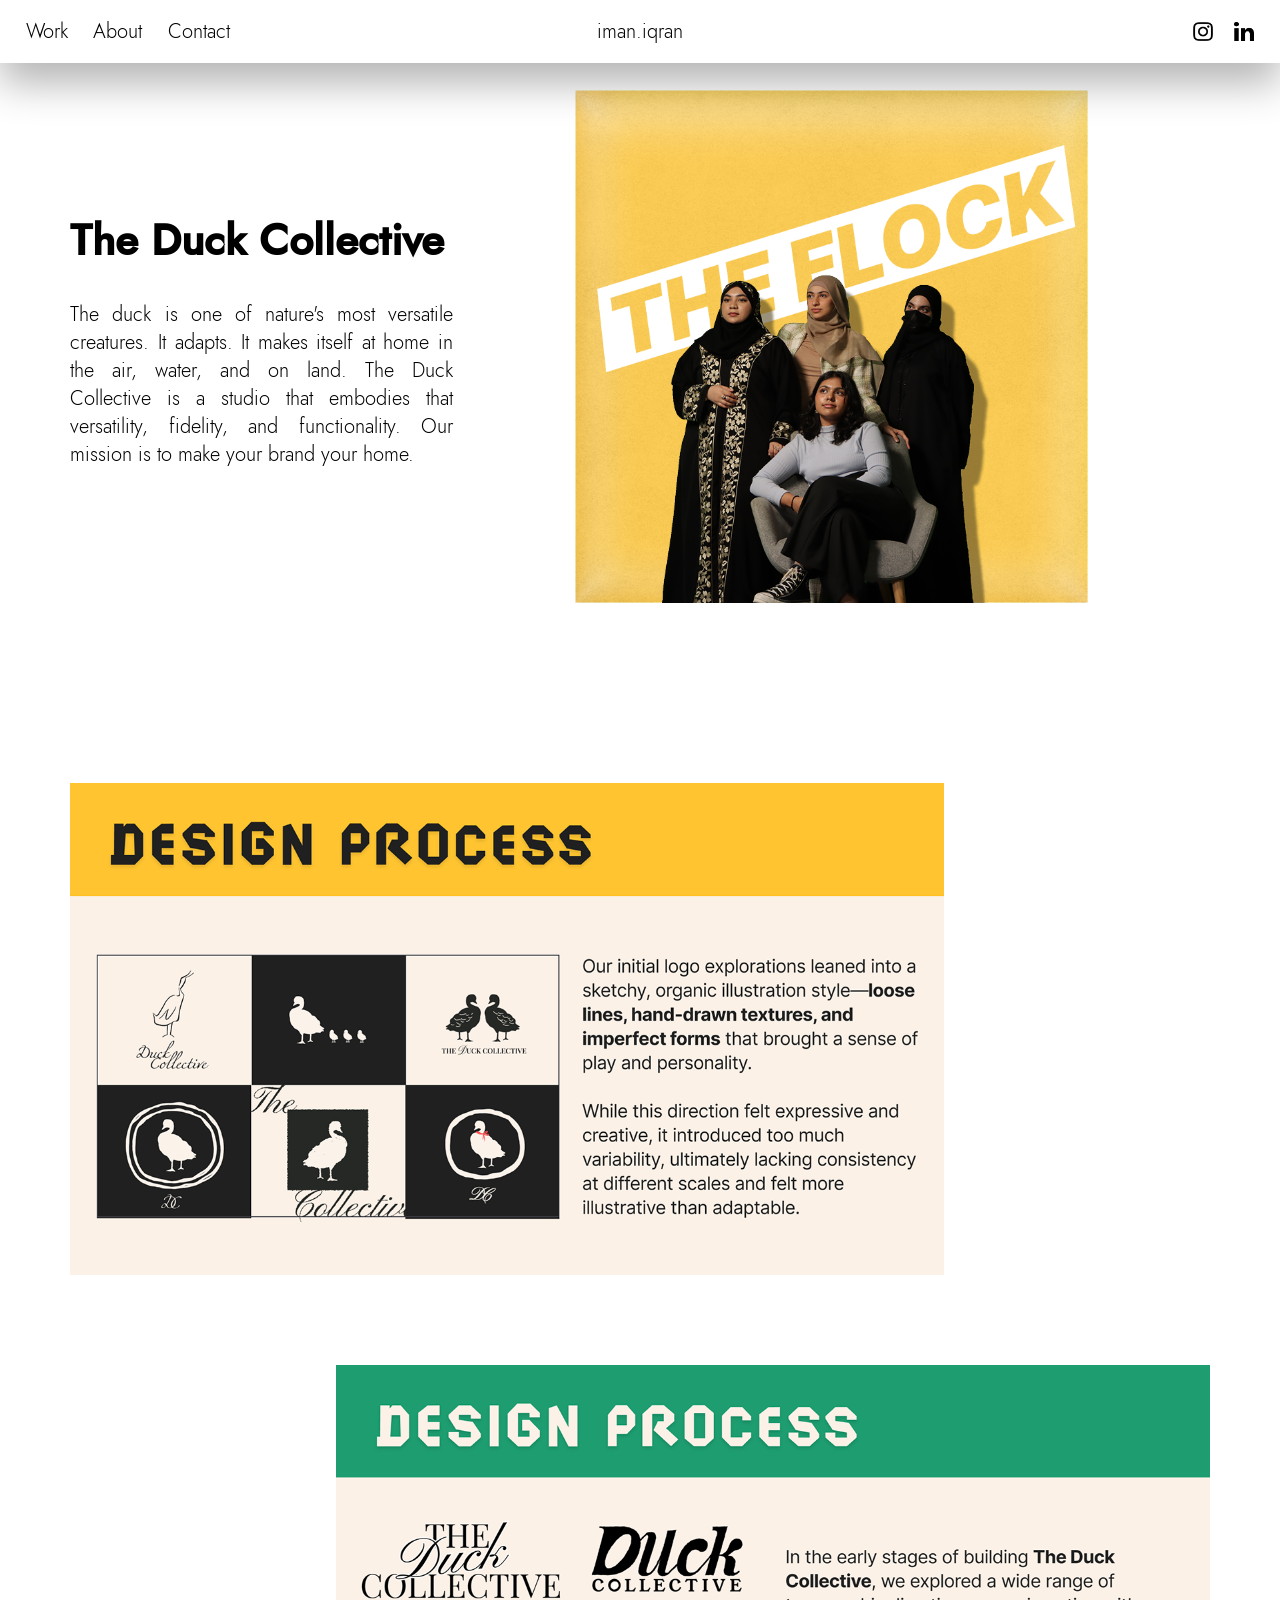
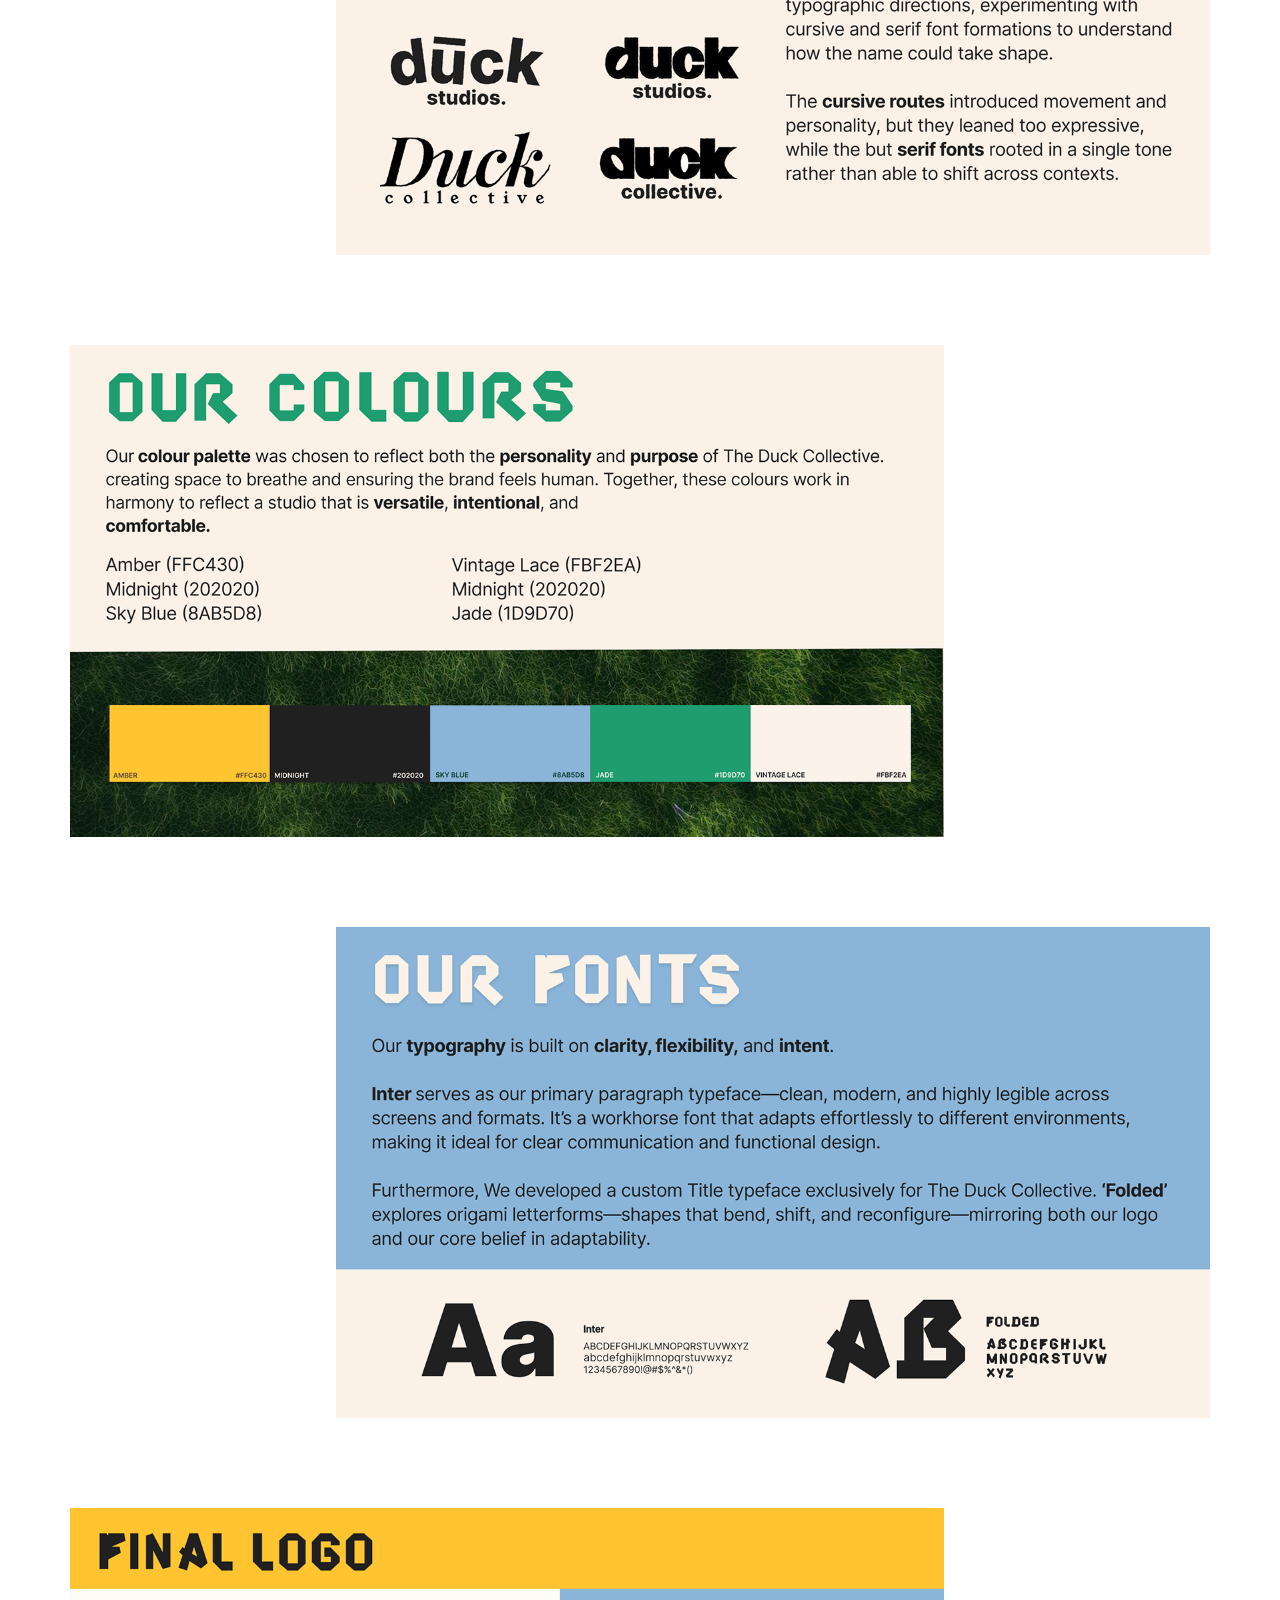
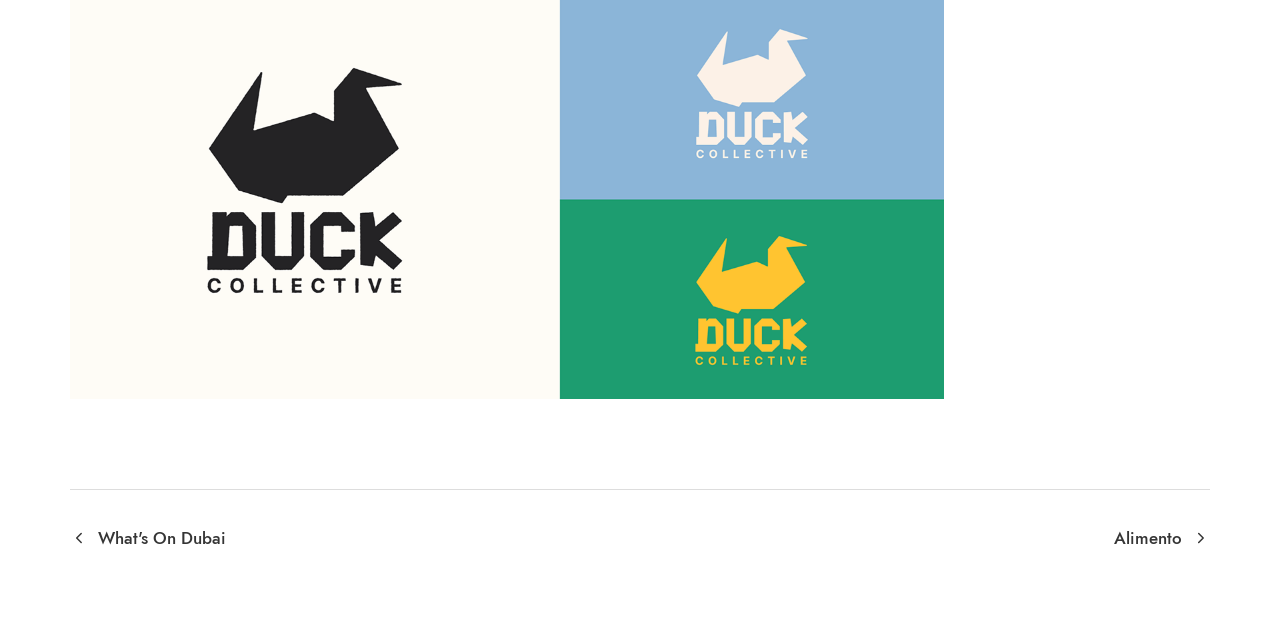
<file: The-Duck-Collective/index.html>
<!DOCTYPE html>
<html lang="en">
    <head>
        <title>
            The Duck Collective - Iman Abu Iqran
        </title>
        <meta charset="UTF-8">
        <meta name="viewport" content="width=device-width, initial-scale=1.0">
        <meta name="author" content="Iman Abu Iqran">
        <link rel="icon" type="image/png" href="../assets/images/monogram.png">
        <link rel="apple-touch-icon" href="../assets/images/monogram.png">
        <link rel="stylesheet" href="../assets/styles/duck-collective.css">
        <link rel="stylesheet" href="../assets/styles/nav.css">
        <link rel="stylesheet" href="../assets/styles/default.css">
        <link rel="stylesheet" href="../assets/styles/gen_work.css">
    </head>
    <body>
        <nav>
            <div id="L">
                <h2><a href="../#work">Work</a></h2>
                <h2><a href="../#about">About</a></h2>
                <h2><a href="../#contact">Contact</a></h2>
            </div>
            <h1>
                <a href="../">iman.iqran</a>
            </h1>
            <div id="R">
                <a href="https://www.instagram.com/imanabuiqran" target="_blank"><img src="../assets/images/instagram.png" alt="Instagram"></a>
                <a href="https://www.linkedin.com/in/iman-abu-iqran-71a47b2b5/" target="_blank"><img src="../assets/images/linkedin.png" alt="LinkedIn"></a>
                <button id="nav-toggle" aria-label="Open menu" aria-expanded="false">
                    <span></span><span></span><span></span>
                </button>
            </div>
        </nav>
        <div id="mobile-overlay">
            <div id="mobile-links">
                <h2><a href="../#work">Work</a></h2>
                <h2><a href="../#about">About</a></h2>
                <h2><a href="../#contact">Contact</a></h2>
            </div>
            <div id="mobile-social">
                <a href="https://www.instagram.com/imanabuiqran" target="_blank"><img src="../assets/images/instagram.png" alt="Instagram"></a>
                <a href="https://www.linkedin.com/in/iman-abu-iqran-71a47b2b5/" target="_blank"><img src="../assets/images/linkedin.png" alt="LinkedIn"></a>
            </div>
        </div>
        <div id="main">
            <div id="sbs">
                <div id="sbs-text">
                    <h1>
                        The Duck Collective
                    </h1>
                    <p>
                        The duck is one of nature's most versatile creatures. It adapts. It makes itself at home in the air, water, and on land. The Duck Collective is a studio that embodies that versatility, fidelity, and functionality. Our mission is to make your brand your home.
                    </p>
                </div>
                <img src="../assets/images/the_flock.png" alt="The Flock">
            </div>
            <div id="S2">
                <img src="../assets/images/duck-collective-frames/F1.png" alt="Design Process (1)" class="LIMG">
                <img src="../assets/images/duck-collective-frames/F2.png" alt="Design Process (2)" class="RIMG">
                <img src="../assets/images/duck-collective-frames/F3.png" alt="Our Colours" class="LIMG">
                <img src="../assets/images/duck-collective-frames/F4.png" alt="Our Fonts" class="RIMG">
                <img src="../assets/images/duck-collective-frames/F5.png" alt="Final Logo" class="LIMG">
            </div>
            <div id="page-nav">
                <a href="../What's-On/" class="nav-prev">
                    <svg viewBox="0 0 24 24"><polyline points="15 6 9 12 15 18"></polyline></svg>
                    What's On Dubai
                </a>
                <a href="../Alimento/" class="nav-next">
                    Alimento
                    <svg viewBox="0 0 24 24"><polyline points="9 6 15 12 9 18"></polyline></svg>
                </a>
            </div>
        </div>
        <script src="../assets/scripts/nav-toggle.js"></script>
    </body>
</html>
</file>
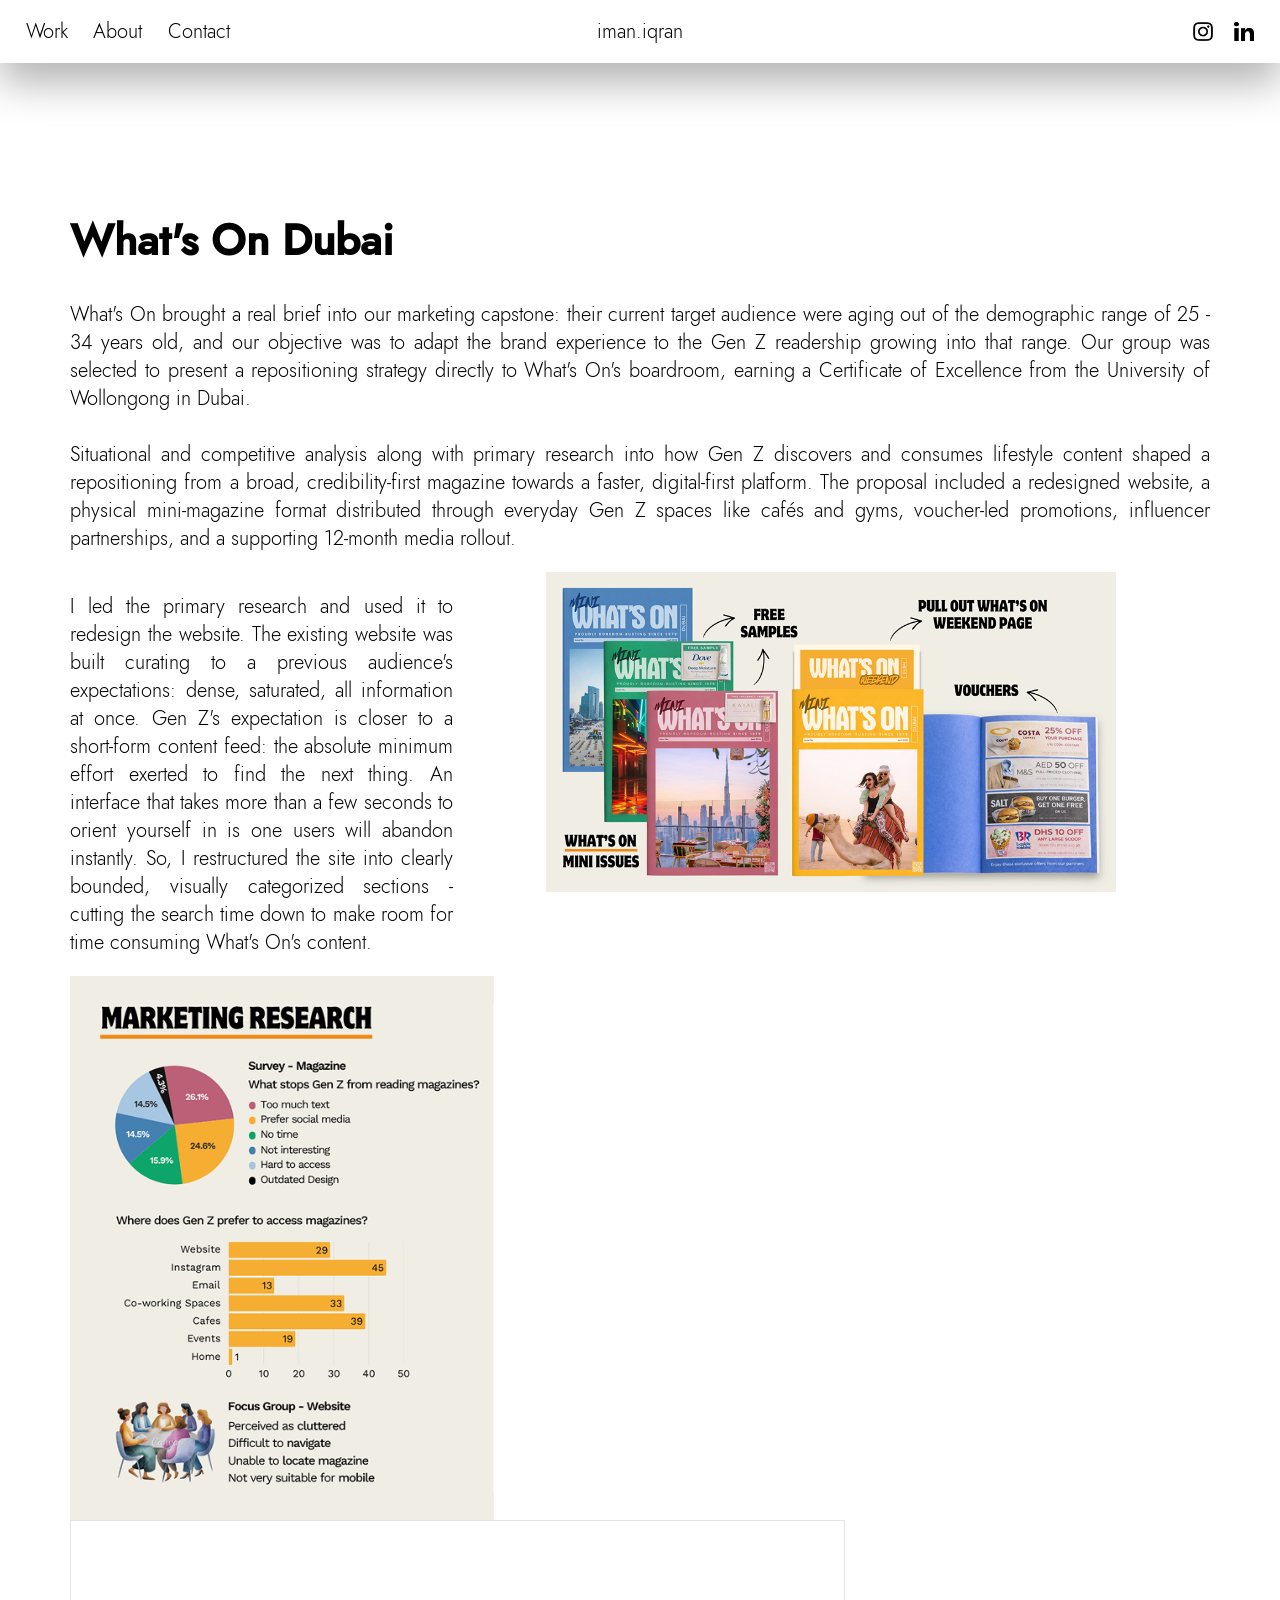
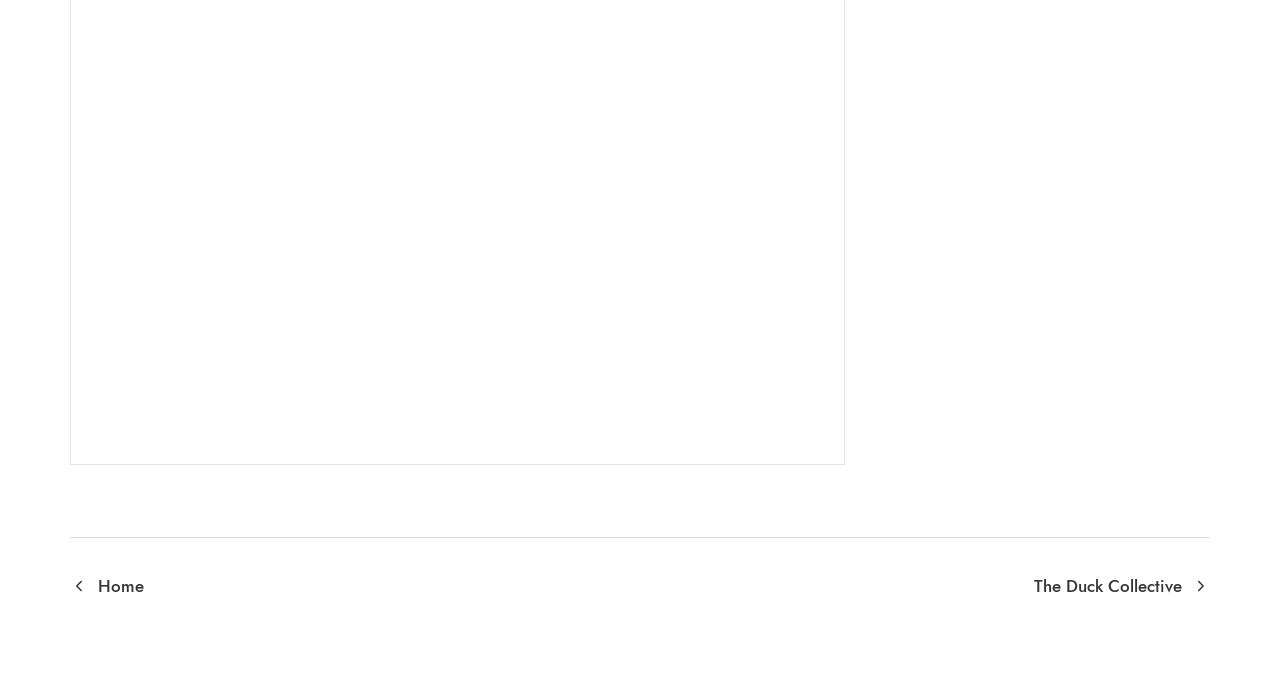
<file: What's-On/index.html>
<!DOCTYPE html>
<html lang="en">
    <head>
        <title>
            What's On - Iman Abu Iqran
        </title>
        <meta charset="UTF-8">
        <meta name="viewport" content="width=device-width, initial-scale=1.0">
        <meta name="author" content="Iman Abu Iqran">
        <link rel="icon" type="image/png" href="../assets/images/monogram.png">
        <link rel="apple-touch-icon" href="../assets/images/monogram.png">
        <link rel="stylesheet" href="../assets/styles/whats-on.css">
        <link rel="stylesheet" href="../assets/styles/nav.css">
        <link rel="stylesheet" href="../assets/styles/default.css">
        <link rel="stylesheet" href="../assets/styles/gen_work.css">
    </head>
    <body>
        <nav>
            <div id="L">
                <h2><a href="../#work">Work</a></h2>
                <h2><a href="../#about">About</a></h2>
                <h2><a href="../#contact">Contact</a></h2>
            </div>
            <h1>
                <a href="../">iman.iqran</a>
            </h1>
            <div id="R">
                <a href="https://www.instagram.com/imanabuiqran" target="_blank"><img src="../assets/images/instagram.png" alt="Instagram"></a>
                <a href="https://www.linkedin.com/in/iman-abu-iqran-71a47b2b5/" target="_blank"><img src="../assets/images/linkedin.png" alt="LinkedIn"></a>
                <button id="nav-toggle" aria-label="Open menu" aria-expanded="false">
                    <span></span><span></span><span></span>
                </button>
            </div>
        </nav>
        <div id="mobile-overlay">
            <div id="mobile-links">
                <h2><a href="../#work">Work</a></h2>
                <h2><a href="../#about">About</a></h2>
                <h2><a href="../#contact">Contact</a></h2>
            </div>
            <div id="mobile-social">
                <a href="https://www.instagram.com/imanabuiqran" target="_blank"><img src="../assets/images/instagram.png" alt="Instagram"></a>
                <a href="https://www.linkedin.com/in/iman-abu-iqran-71a47b2b5/" target="_blank"><img src="../assets/images/linkedin.png" alt="LinkedIn"></a>
            </div>
        </div>
        <div id="main">
            <h1>
                What's On Dubai
            </h1>
            <p>
                What's On brought a real brief into our marketing capstone: their current target audience were aging out of the demographic range of 25 - 34 years old, and our objective was to adapt the brand experience to the Gen Z readership growing into that range. Our group was selected to present a repositioning strategy directly to What's On's boardroom, earning a Certificate of Excellence from the University of Wollongong in Dubai.
                <br><br>
                Situational and competitive analysis along with primary research into how Gen Z discovers and consumes lifestyle content shaped a repositioning from a broad, credibility-first magazine towards a faster, digital-first platform. The proposal included a redesigned website, a physical mini-magazine format distributed through everyday Gen Z spaces like cafés and gyms, voucher-led promotions, influencer partnerships, and a supporting 12-month media rollout.
            </p>
            <div id="sbs">
                <p id="section_2">
                    I led the primary research and used it to redesign the website. The existing website was built curating to a previous audience's expectations: dense, saturated, all information at once. Gen Z's expectation is closer to a short-form content feed: the absolute minimum effort exerted to find the next thing. An interface that takes more than a few seconds to orient yourself in is one users will abandon instantly. So, I restructured the site into clearly bounded, visually categorized sections - cutting the search time down to make room for time consuming What's On's content.
                </p>
                <img src="../assets/images/WOS.png" alt="What's On Issues" id="issues">
            </div>
            <div id="LSBS">
                <img src="../assets/images/WOBL.png" alt="Market Research">
                <iframe style="border: 1px solid rgba(0, 0, 0, 0.1);" src="https://embed.figma.com/proto/oCOcZG278WexHQf4fEPXG4/What-s-On-website-redesign?node-id=33-268&starting-point-node-id=33%3A268&scaling=scale-down-width&content-scaling=fixed&embed-host=share" allowfullscreen></iframe>
            </div>
            <div id="page-nav">
                <a href="../index" class="nav-prev">
                    <svg viewBox="0 0 24 24"><polyline points="15 6 9 12 15 18"></polyline></svg>
                    Home
                </a>
                <a href="../The-Duck-Collective/" class="nav-next">
                    The Duck Collective
                    <svg viewBox="0 0 24 24"><polyline points="9 6 15 12 9 18"></polyline></svg>
                </a>
            </div>
        </div>
        <script src="../assets/scripts/nav-toggle.js"></script>
    </body>
</html>
</file>
<file: assets/styles/home.css>
#about,
#work,
#contact,
#banner {
    width: 100%;
    transition: background-color 0.5s ease;
}

#work,
#contact {
    min-height: 93vh;
}

#work,
#contact {
    background-color: white;
    position: relative;
    z-index: 10;
}

#about {
    position: relative;
    z-index: 11;
}

:root {
    --banner-ar: 1920 / 1425;
    --banner-h: 100vh;
    --banner-pin: 200vh; /* how far the user scrolls before the banner releases and scrolls away normally */
}

#bw {
    position: absolute;
    top: 0;
    left: 0;
    width: 100%;
    height: calc(var(--banner-pin) + var(--banner-h));
}

#banner {
    position: sticky;
    top: 0;
    width: 100%;
    height: var(--banner-h);
    overflow: hidden;
}

#banner-stage {
    position: absolute;
    top: 0;
    left: 50%;
    transform: translate(-50%, -1%);
    width: max(100%, calc(var(--banner-h) * (var(--banner-ar))));
    aspect-ratio: var(--banner-ar);
}

#banner-img {
    width: 100%;
    height: 100%;
    display: block;
}

.banner-media {
    position: absolute;
    display: block;
    object-fit: cover;
    border: 0;
}

#clip-one {
    left: 44.8%;
    top: 56.5%;
    width: 23%;
    aspect-ratio: 3240 / 2160;
    transform: rotate(10.17deg);
}

#clip-two {
    left: 50.9%;
    top: 12.3%;
    width: 22.8%;
    aspect-ratio: 436.28 / 290.85;
    transform: rotate(10.17deg);
}

#banner-gif {
    left: 70.7%;
    top: 51.2%;
    width: 23%;
    aspect-ratio: 438 / 292;
    transform: rotate(10.17deg);
}

#text {
    position: absolute;
    left: 8.5%;
    top: 34%;
    width: 40%;
    color: black;
}

#text h1 {
    font-size: clamp(1.75rem, 3.39vw, 4.0625rem); /* was cqw with no container-type set anywhere, so it never scaled */
    font-family: "Jost_light", sans-serif;
    margin: 0 0 0.4em;
    line-height: 1.15;
}

#text p {
    font-size: clamp(1.25rem, 1.5625vw, 2.4rem);
    font-family: "Jost_light", sans-serif;
    margin: 0;
    line-height: 1.3;
}

#work p {
    margin-top: 0px;
}

:root {
    --contact-width: min(100%, 1200px);
}

#lower {
    width: var(--contact-width);
    margin-left: auto;
    margin-right: auto;
    position: relative;
    top: 5vh;
}

#contact-wrap {
    width: var(--contact-width);
    margin: 0 auto;
    padding: clamp(24px, 1.6vh, 32px) 0;
    box-sizing: border-box;
}

#contact-form {
    display: flex;
    flex-direction: column;
}

.form-row {
    display: flex;
    gap: 2vw;
    flex-wrap: nowrap;
}

.field {
    display: flex;
    flex-direction: column;
    flex: 1 1 0;
    min-width: 0;
}

.field.full {
    flex-basis: 100%;
}

.field label {
    font-family: "Jost_light", sans-serif;
    font-size: 1.05rem;
    margin-bottom: 0.6rem;
}

.field input,
.field textarea {
    font-family: "Jost_light", sans-serif;
    font-size: 0.95rem;
    background-color: #f1f1f1;
    border: 1px solid #dcdcdc;
    border-radius: 6px;
    padding: 0.9rem 1rem;
    color: black;
    outline: none;
    box-sizing: border-box;
    transition: border-color 0.2s ease, background-color 0.2s ease;
}

.field textarea {
    resize: none;
    min-height: 160px;
    overflow-y: auto;
}

.field input:focus,
.field textarea:focus {
    border-color: black;
    background-color: #fbfbfb;
}

.field.invalid input,
.field.invalid textarea {
    border-color: #d64545;
    background-color: #fdf1f1;
}

.field-error {
    display: block;
    min-height: 1.1rem;
    font-size: 0.8rem;
    color: #d64545;
    margin-top: 0.4rem;
}

#form-footer {
    display: flex;
    justify-content: flex-end;
    align-items: center;
    gap: 1.4rem;
    margin-top: 0.6rem;
}

#form-status {
    margin: 0;
    font-size: 0.85rem;
    text-align: right;
}

#form-status[data-state="sending"] {
    color: #777;
}

#form-status[data-state="success"] {
    color: #2f8a4b;
}

#form-status[data-state="error"] {
    color: #d64545;
}

.btn {
    display: inline-flex;
    align-items: center;
    justify-content: center;
    box-sizing: border-box;
    appearance: none;
    -webkit-appearance: none;
    -moz-appearance: none;
    margin: 0;
    font-family: "Jost_medium", sans-serif;
    font-weight: 500;
    line-height: 1;
    background-color: black;
    color: white;
    border: none;
    border-radius: 10px;
    padding: 0.9rem 2.4rem;
    font-size: 1rem;
    cursor: pointer;
    text-align: center;
    text-decoration: none;
    white-space: nowrap;
    transition: transform 0.2s ease, opacity 0.2s ease;
}

.btn::-moz-focus-inner {
    border: 0;
    padding: 0;
}

.btn:hover {
    transform: scale(1.03);
    opacity: 0.85;
}

.btn:disabled {
    opacity: 0.5;
    cursor: not-allowed;
    transform: none;
}

#send-btn {
    flex-shrink: 0;
}

center {
    position: relative;
    top: 5vh;
}

label {
    margin-right: auto;
}

center p,
center label {
    font-size: clamp(1rem, 1.3928vw, 1.6713rem);
}

#contact-email {
    color: #6e6e6e;
}

#scroll-arrow {
    position: absolute;
    bottom: clamp(24px, 5vh, 56px);
    left: 50%;
    transform: translateX(-50%);
    width: clamp(28px, 3vw, 40px);
    height: clamp(28px, 3vw, 40px);
    color: white;
    z-index: 5;
    pointer-events: none;
    opacity: 0;
    animation: arrow-bob 1.6s ease-in-out infinite;
    animation-delay: 0.6s;
    transition: opacity 0.5s ease;
}

#scroll-arrow.visible {
    opacity: 1;
}

#scroll-arrow a {
    pointer-events: auto; /* the wrapper div above disables pointer events; re-enable them just for the link */
    display: block;
}

#scroll-arrow.hidden {
    opacity: 0 !important;
    animation: none;
}

@keyframes arrow-bob {
    0%, 100% { transform: translate(-50%, 0); }
    50% { transform: translate(-50%, 10px); }
}

#project-grid {
    display: grid;
    grid-template-columns: repeat(3, 29.427vw);
    grid-template-rows: repeat(2, 16.5625vw);
    width: fit-content;
    margin: auto auto;
}

.project-tile {
    position: relative;
    display: block;
    width: 29.427vw;
    height: 16.5625vw;
    overflow: hidden;
}

.project-tile img {
    width: 100%;
    height: 100%;
    object-fit: cover;
    display: block;
}

.project-tile::before {
    content: "";
    position: absolute;
    inset: 0;
    background-color: rgba(32, 32, 32, 0.9);
    opacity: 0;
    transition: opacity 0.3s ease;
}

.tile-label {
    position: absolute;
    inset: 0;
    display: flex;
    align-items: center;
    justify-content: center;
    color: white;
    font-family: "Jost_medium", sans-serif;
    font-size: clamp(1.75rem, 3.39vw, 4.0625rem); /* same cqw fix */
    text-align: center;
    padding: 0 1.5rem;
    opacity: 0;
    transition: opacity 0.3s ease;
    pointer-events: none;
}

.project-tile:hover::before,
.project-tile:hover .tile-label {
    opacity: 1;
}

#work {
    display: flex;
    align-items: center;
    justify-content: center;
    box-shadow: 0 -4px 500px 0 rgba(0, 0, 0, 0.8);
    padding-top: 20vh;
}

#about {
    background-color: #ececec;
    min-height: 105vh; /* was a fixed height; min-height lets it grow instead of spilling into #contact */
    position: relative; /* anchor point for #white below, instead of a page-wide offset */
}

#sbs2 {
    display: flex;
    justify-content: flex-start;
    align-items: center;
    gap: clamp(12px, 2vw, 32px);
    position: relative;
    z-index: 1;
    min-height: 93vh;
    padding: clamp(40px, 6vh, 80px) 0;
}

#RS {
    width: 45.5vw;
    margin-right: auto;
    display: flex;
    flex-direction: column;
}

#about img {
    margin-left: auto;
    height: 100%;
    max-height: 70vh;
    width: auto;
}

#RS p {
    font-size: clamp(1rem, 1.3928vw, 1.6713rem);
}

#RS h1 {
    font-size: clamp(1.75rem, 2.5535vw, 3.0625rem);
}

#white {
    position: absolute;
    top: 0; /* relative to #about now (see position: relative above), not a hardcoded page-scroll offset */
    left: 0;
    width: 100%;
    height: 30vh;
    background-color: white;
    z-index: 0;
}

#RS .btn {
    align-self: flex-end;
    margin-top: clamp(20px, 3vh, 40px);
}

#work h1 {
    position: absolute;
    top: 5vh;
    left: 5.5vw;
    font-size: clamp(1.75rem, 2.5535vw, 3.0625rem);
}

#text p {
    width: 68%;
}

#menu-button {
    display: none;
}

@media (orientation: portrait) {
    #project-grid {
        grid-template-columns: repeat(1, 90vw);
        grid-template-rows: repeat(6, 50.6vw);
    }

    .project-tile {
        width: 90vw;
        height: 50.6vw;
    }
    
    #flower {
        display: none;
    }

    #sbs2 {
        justify-content: center;
    }

    #RS {
        width: 90%;
        margin-right: 0;
        text-align: left;
    }

    #about {
        text-align: center;
    }

    #about p {
        text-align: center;
    }

    #about .btn {
        margin-left: auto;
        margin-right: auto;
    }

    #menu-button {
    width: 40px;
    height: 40px;
    padding: 0;
    border: none;
    background: none;
    cursor: pointer;
    position: absolute;
    top: 5vh;
    right: 5vh;
    }

    #menu-button span {
        position: absolute;
        left: 5px;

        width: 30px;
        height: 3px;

        background: #353535;
        border-radius: 2px;

        transition:
            transform 0.3s ease,
            top 0.3s ease;
    }

    /* Hamburger */
    #menu-button span:first-child {
        top: 13px;
    }

    #menu-button span:last-child {
        top: 25px;
    }

    /* X */
    #menu-button.active span:first-child {
        top: 19px;
        transform: rotate(45deg);
    }

    #menu-button.active span:last-child {
        top: 19px;
        transform: rotate(-45deg);
    }

    #white {
        height: 10vh;
    }
}

@media (orientation: landscape) {
    #buffer {
        height: 100%;
    }

    #banner-wrap {
        position: sticky;
        top: 0px;
    }
}
</file>
<file: assets/styles/default.css>
@font-face {
    font-family: "Jost_light";
    src: url("../fonts/jost.light.ttf") format("truetype");
    font-weight: 300;
    font-style: normal;
}

@font-face {
    font-family: "Jost_medium";
    src: url("../fonts/jost.medium.ttf") format("truetype");
    font-weight: 500;
    font-style: normal;
}

*,
*::before,
*::after {
    box-sizing: border-box;
}

html {
    overflow-x: hidden;
    scroll-behavior: smooth;
    scroll-padding-top: var(--nav-h);
}

body {
    margin: 0;
    padding: 0;
    width: 100%;
    font-family: "Jost_light", sans-serif;
    color: black;
}

a {
    text-decoration: none;
    color: inherit;
}

img {
    max-width: 100%;
    height: auto;
    display: block;
}
</file>
<file: assets/styles/nav.css>
:root {
    --nav-h: clamp(56px, 7vh, 88px); /* shared with default.css scroll-padding-top */
}

nav {
    min-height: var(--nav-h);
    width: 100%;
    background-color: white;
    position: fixed;
    top: 0;
    left: 0;
    z-index: 100;
    display: grid;
    grid-template-columns: 1fr auto 1fr;
    align-items: center;
    padding: 0 clamp(16px, 2vw, 40px);
    box-shadow: 0 20px 40px rgba(0, 0, 0, 0.3);
}

#R {
    display: flex;
    justify-content: flex-end;
    align-items: center;
    gap: clamp(12px, 1.6vw, 28px);
    justify-self: end;
}

#R img {
    height: clamp(18px, 2.2vh, 28px);
    width: auto;
    transition: transform 0.3s ease;
}

#R img:hover {
    cursor: pointer;
    transform: scale(1.1);
}

#L {
    display: flex;
    justify-content: flex-start;
    align-items: center;
    gap: clamp(12px, 2vw, 32px);
    justify-self: start;
    flex-wrap: wrap;
}

nav h1 {
    justify-self: center;
    margin: 0;
    font-weight: 500;
    font-size: clamp(1.25rem, 1.5625vw, 2.4rem);
    white-space: nowrap;
}

#L h2 {
    font-weight: 300;
    font-size: clamp(1.25rem, 1.5625vw, 2.4rem);
    margin: 0;
    white-space: nowrap;
}

#L h2 a {
    position: relative;
    text-decoration: none;
    color: black;
}

#L h2 a:hover {
    cursor: pointer;
}

#L h2 a::after {
    content: "";
    position: absolute;
    left: 0;
    bottom: -5px;
    width: 100%;
    height: 2px;
    background: black;
    transform: scaleX(0);
    transform-origin: left;
    transition: transform 0.3s ease;
}

#L h2 a:hover::after {
    transform: scaleX(1);
    transform-origin: left;
}

/* Mobile nav toggle */
#nav-toggle {
    display: none;
    flex-direction: column;
    justify-content: center;
    align-items: center;
    gap: 5px;
    width: 32px;
    height: 32px;
    background: none;
    border: none;
    cursor: pointer;
    padding: 0;
}

#nav-toggle span {
    display: block;
    width: 100%;
    height: 2px;
    background-color: black;
    transition: transform 0.3s ease, opacity 0.3s ease;
}

#nav-toggle.active span:nth-child(1) {
    transform: translateY(7px) rotate(45deg);
}

#nav-toggle.active span:nth-child(2) {
    opacity: 0;
}

#nav-toggle.active span:nth-child(3) {
    transform: translateY(-7px) rotate(-45deg);
}

#mobile-overlay {
    position: fixed;
    inset: 0;
    background-color: white;
    z-index: 99;
    display: flex;
    flex-direction: column;
    justify-content: center;
    align-items: center;
    gap: clamp(24px, 5vh, 48px);
    opacity: 0;
    visibility: hidden;
    transform: translateY(-8px);
    transition: opacity 0.3s ease, transform 0.3s ease, visibility 0s linear 0.3s;
}

#mobile-overlay.open {
    opacity: 1;
    visibility: visible;
    transform: translateY(0);
    transition: opacity 0.3s ease, transform 0.3s ease, visibility 0s linear 0s;
}

#mobile-links {
    display: flex;
    flex-direction: column;
    align-items: center;
    gap: clamp(20px, 4vh, 40px);
}

#mobile-links h2 {
    font-weight: 300;
    font-size: clamp(1.75rem, 5vw, 2.75rem);
    margin: 0;
}

#mobile-links h2 a {
    color: black;
    text-decoration: none;
}

#mobile-social {
    position: fixed;
    bottom: clamp(24px, 5vh, 48px);
    left: clamp(16px, 5vw, 40px);
    display: flex;
    gap: clamp(16px, 2.5vh, 24px);
}

#mobile-social img {
    height: clamp(20px, 2.6vh, 30px);
    width: auto;
}

@media (orientation: portrait) {
    #L {
        display: none;
    }

    #R a {
        display: none;
    }

    #R {
        justify-self: end;
    }

    #nav-toggle {
        display: flex;
        position: absolute;
        top: 50%;
        right: clamp(16px, 2vw, 40px);
        transform: translateY(-50%);
    }

    nav h1 {
        position: absolute;
        left: 50%;
        top: 50%;
        transform: translate(-50%, -50%);
    }
}

@media (orientation: landscape) {
    #mobile-overlay {
        display: none !important;
    }
}
</file>
<file: assets/styles/contact-fit.css>
#contact {
    --u: clamp(11px, 1.48vh, 16px);
    display: flex;
    flex-direction: column;
    justify-content: center;
    min-height: 100vh; /* was `height`, which silently cancelled home.css's min-height and could clip the form */
    align-items: center;
}

#contact center,
#contact #lower { top: 0; }
#contact #lower { margin-bottom: calc(var(--u) * 0.5); }

#contact #lower h1 {
    font-size: clamp(1.75rem, 2.5535vw, 3.0625rem);
    margin: 7vh 0 calc(var(--u) * 0.6);
}

#contact #lower p,
#contact center p,
#contact center label {
    font-size: clamp(1rem, 1.3928vw, 1.6713rem);
    margin: 0 0 calc(var(--u) * 0.5);
}

#contact .form-row { gap: 2vw; }

#contact .field label {
    font-size: clamp(1rem, 1.3928vw, 1.6713rem);
    margin-bottom: calc(var(--u) * 0.35);
}

#contact .field input,
#contact .field textarea {
    font-size: clamp(1rem, 1.3928vw, 1.6713rem);
    padding: calc(var(--u) * 0.55) calc(var(--u) * 0.8);
}

#contact .field textarea {
    min-height: calc(var(--u) * 7);
}

#contact .field-error {
    min-height: calc(var(--u) * 0.9);
    font-size: clamp(1rem, 1.3928vw, 1.6713rem);
    margin-top: calc(var(--u) * 0.2);
}

#contact #form-footer { margin-top: calc(var(--u) * 0.4); }
#contact #form-status { font-size: calc(var(--u) * 0.85); }

#contact-form {
    text-align: left;
}

#message {
    max-height: 20vh;
}

@media (orientation: portrait) {
    #contact {
        width: 100%;
        min-height: auto;
        padding: 8vh 18vw;
        margin: 0 auto;
        box-sizing: border-box;
    }
}
</file>
<file: assets/styles/gen_work.css>
#main {
    width: 100%;
    min-height: 100vh;
    padding: clamp(90px, 20vh, 260px) max(24px, 5.5vw) clamp(60px, 10vh, 140px);
    position: relative;
}

#main p {
    font-size: clamp(1rem, 1.56vw, 1.87rem);
}

#main h1 {
    font-size: clamp(1.9rem, 3.38vw, 4.05rem);
    font-family: "Jost_medium", sans-serif;
}

#sbs {
    display: flex;
    justify-content: space-between;
    align-items: flex-start;
    flex-wrap: wrap;
    gap: 0;
}

#section_2 {
    width: 33.58%;
}

@media (max-width: 700px) {
    #sbs {
        flex-direction: column;
        gap: clamp(24px, 3vw, 60px);
    }

    #section_2 {
        width: 100%;
    }
}

#main p {
    text-align: justify;
}

#page-nav {
    display: flex;
    justify-content: space-between;
    align-items: center;
    width: 100%;
    margin-top: clamp(60px, 8vh, 120px);
    padding-top: clamp(24px, 4vh, 48px);
    border-top: 1px solid #ddd;
}

#page-nav a {
    display: flex;
    align-items: center;
    gap: 0.6rem;
    color: #353535;
    font-family: "Jost_medium", sans-serif;
    font-size: clamp(0.85rem, 1.3vw, 1.15rem);
    transition: opacity 0.25s ease;
}

#page-nav a:hover {
    opacity: 0.55;
}

#page-nav .nav-next {
    margin-left: auto;
    text-align: right;
}

#page-nav svg {
    width: clamp(16px, 1.4vw, 22px);
    height: clamp(16px, 1.4vw, 22px);
    stroke: currentColor;
    fill: none;
    stroke-width: 2;
    stroke-linecap: round;
    stroke-linejoin: round;
    flex-shrink: 0;
}

@media (max-width: 500px) {
    #page-nav {
        flex-direction: column;
        align-items: flex-start;
        gap: 1rem;
    }
    #page-nav .nav-next {
        margin-left: 0;
        text-align: left;
    }
}

#sbs img {
    margin: 0 auto;
}

#MPI {
    width: 100%;
}
</file>
<file: assets/styles/ali.css>
#list {
    align-items: center;
}

#list img {
    width: 90vw;
    margin-top: 2.5vh;
    margin-bottom: 2.5vh;
}

p {
    margin-bottom: 5vh;
}
</file>
<file: assets/styles/dfm.css>
#B1 {
    margin-left: auto;
    width: 58.6vw;
}

#B2 {
    margin-left: auto;
    width: 67.5vw;
}

center img {
    width: 70.4vw;
}

img {
    margin-top: 2vh;
    margin-bottom: 2vh;
}
</file>
<file: assets/styles/t.css>
#main img {
    width: 100%;
}

#vids {
    width: 100%;
    display: flex;
    justify-content: space-between;
    align-items: center;
}

video {
    width: 32%;
}
</file>
<file: assets/styles/duck-collective.css>
#main img {
    width: 45%;
    height: auto;
}

@media (max-width: 700px) {
    #main img {
        width: 100%;
    }
}

#sbs-text {
    width: 33.58%;
}

#S2 img {
    width: 68.22vw;
    margin-top: 10vh;
    margin-bottom: 10vh;
}

.LIMG {
    margin-right: auto;
}

.RIMG {
    margin-left: auto;
}

#sbs img {
    position: relative;
    top: -10vh;
}
</file>
<file: assets/styles/whats-on.css>
#issues {
    width: 50%;
    height: auto;
}

@media (max-width: 700px) {
    #SBS img {
        width: 100%;
    }
}

iframe {
    width: 60.5vw;
    height: 60.5vh;
}

#LSBS {
    display: flex;
    justify-content: space-between;
    align-items: flex-start;
    flex-wrap: wrap;
    gap: 0;
}

#LSBS img {
    height: 60.5vh;
}
</file>
